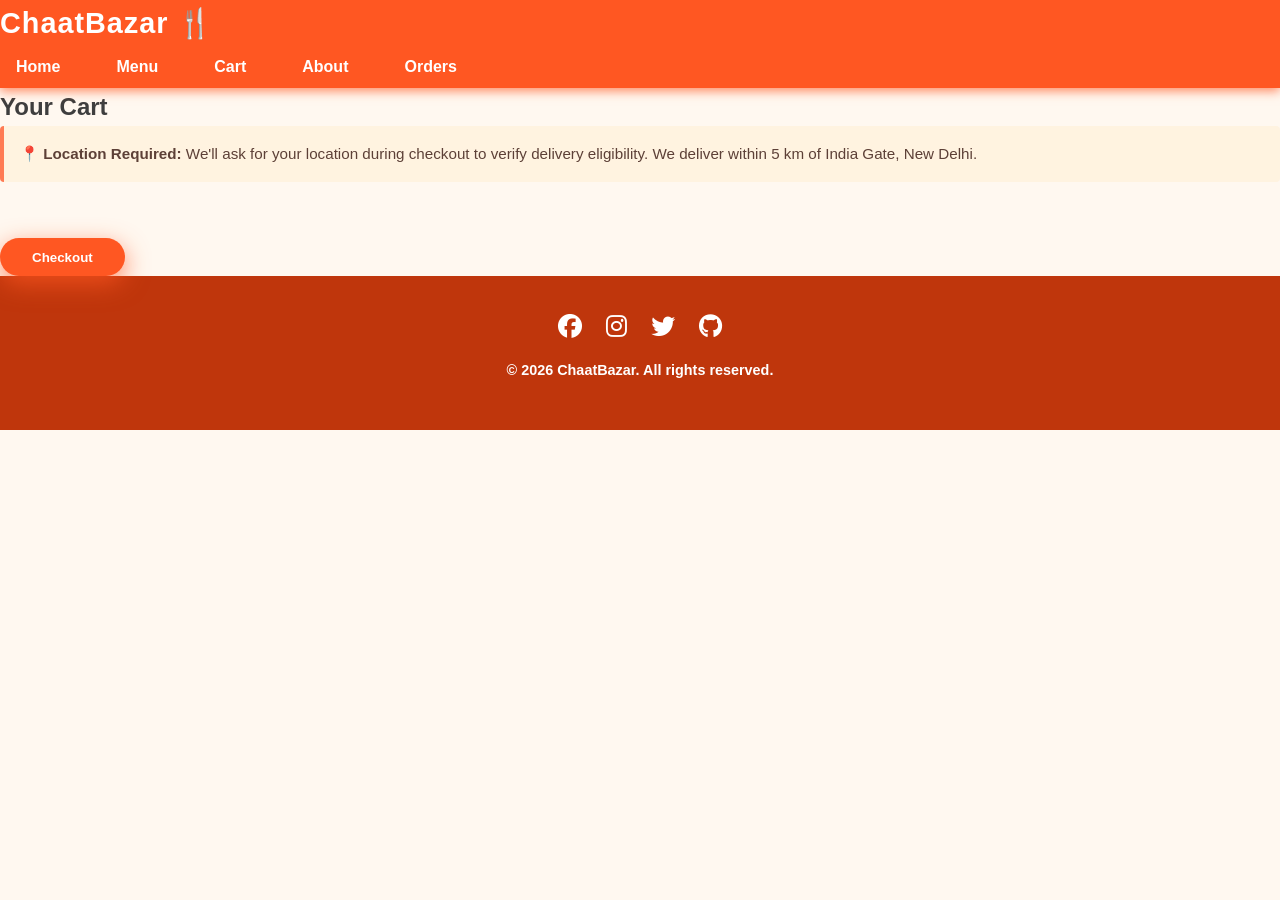
<file: cart.html>
<!DOCTYPE html>
<html lang="en">
<head>
  <meta charset="UTF-8">
  <meta name="viewport" content="width=device-width, initial-scale=1.0">
  <title>Cart - ChaatBazar</title>
  <link rel="stylesheet" href="https://cdnjs.cloudflare.com/ajax/libs/font-awesome/6.5.1/css/all.min.css" />
  <link rel="stylesheet" href="css/style.css">
  <link rel="stylesheet" href="css/delivery-tracker.css">
  <link rel="icon" href="favicon.png" type="image/png" />
</head>
<body>

<header>
  <div class="logo">ChaatBazar 🍴</div>
  <nav>
    <a href="index.html">Home</a>
    <a href="menu.html">Menu</a>
    <a href="cart.html">Cart</a>
    <a href="index.html#about">About</a>
    <a href="orders.html">Orders</a>
  </nav>
</header>

<section class="cart-page">
  <h1>Your Cart</h1>
  <div class="delivery-info" style="background:#fff3e0;border-left:4px solid #FF7B54;padding:1rem;margin-bottom:1.5rem;border-radius:4px;">
    <p style="margin:0;color:#5d4037;font-size:0.95rem;">
      <strong>📍 Location Required:</strong> We'll ask for your location during checkout to verify delivery eligibility. We deliver within 5 km of India Gate, New Delhi.
    </p>
  </div>
  <div id="cart-items"></div>
  <p id="total-price"></p>
  <button id="checkout-btn">Checkout</button>
</section>

<footer>
  <div class="social-icons">
    <a href="https://facebook.com" target="_blank" rel="noopener noreferrer" aria-label="Facebook"><i class="fa-brands fa-facebook"></i></a>
    <a href="https://instagram.com" target="_blank" rel="noopener noreferrer" aria-label="Instagram"><i class="fa-brands fa-instagram"></i></a>
    <a href="https://twitter.com" target="_blank" rel="noopener noreferrer" aria-label="Twitter"><i class="fa-brands fa-twitter"></i></a>
    <a href="https://github.com" target="_blank" rel="noopener noreferrer" aria-label="GitHub"><i class="fa-brands fa-github"></i></a>
  </div>
  <p>&copy; 2026 ChaatBazar. All rights reserved.</p>
</footer>

<div id="toast-notification" class="toast-notification"></div>
<script src="js/main.js"></script>
<script src="js/delivery-tracker.js"></script>
</body>
</html>
</file>
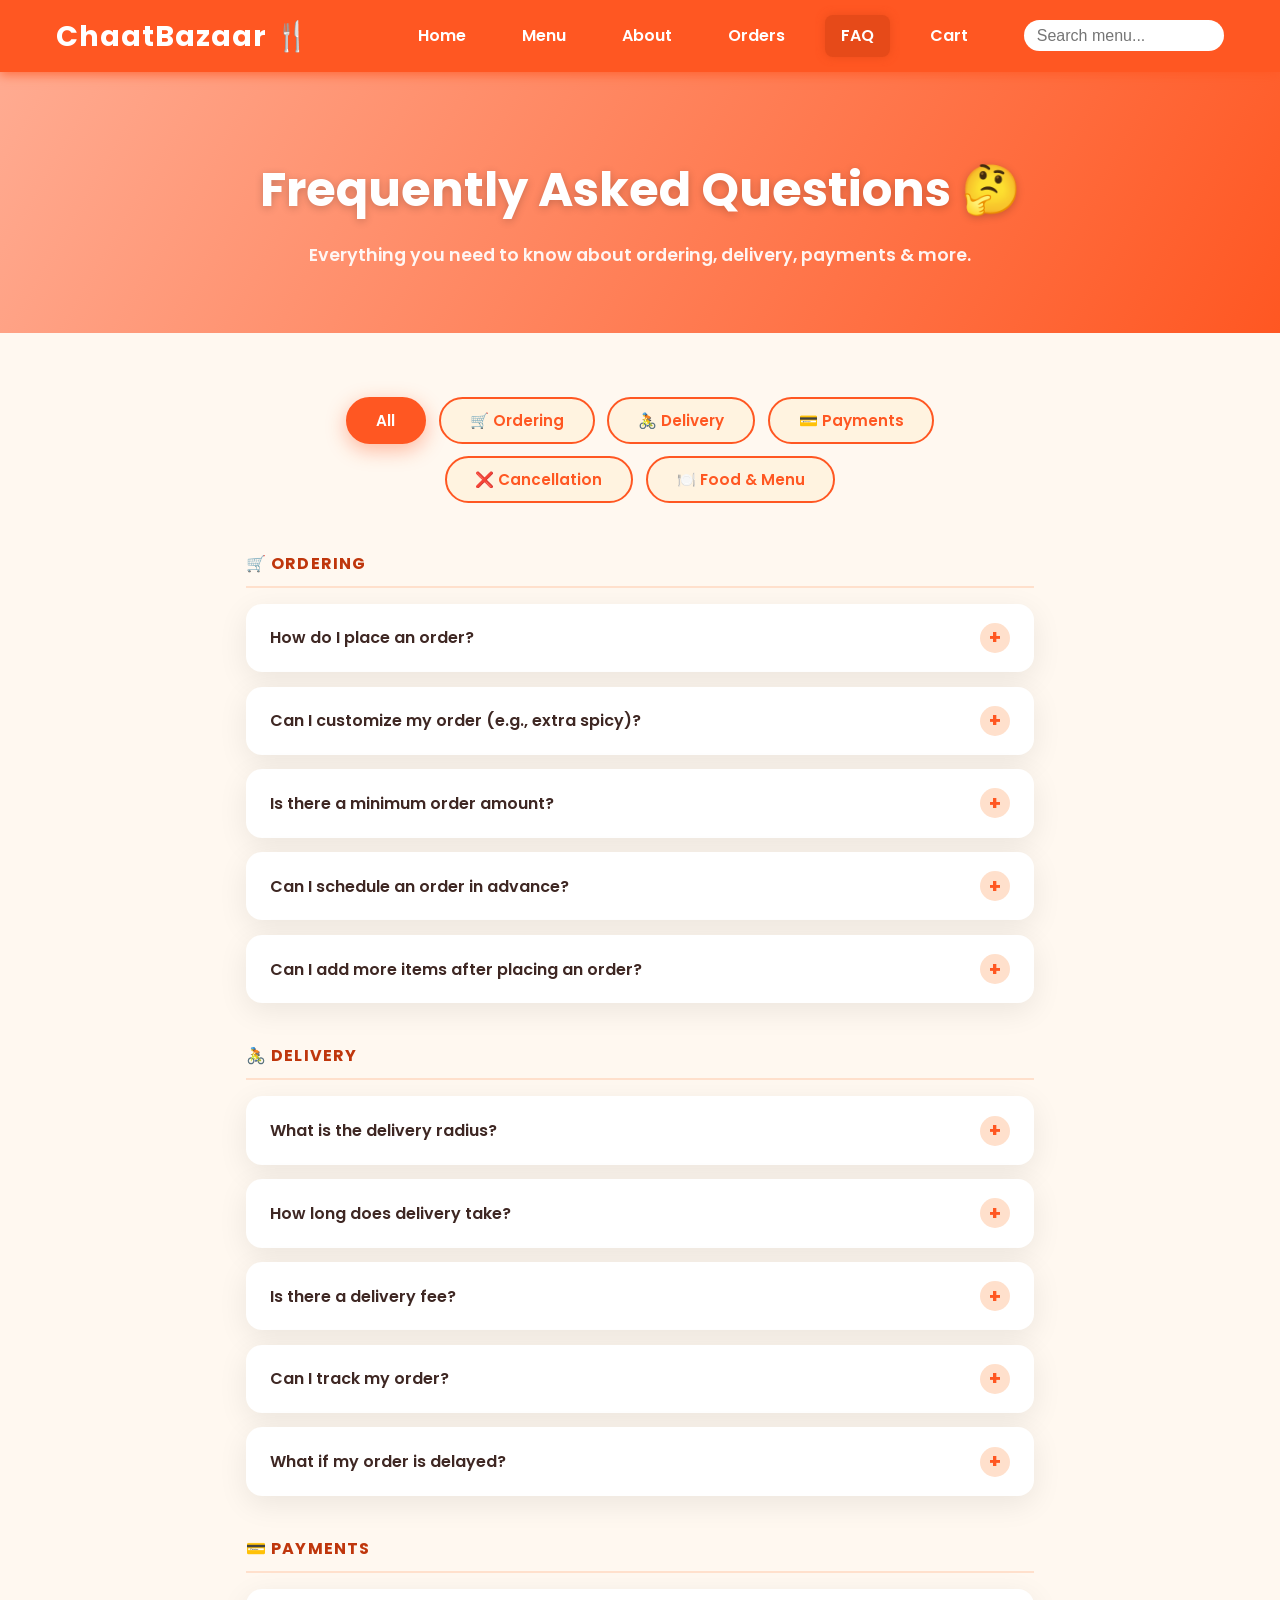
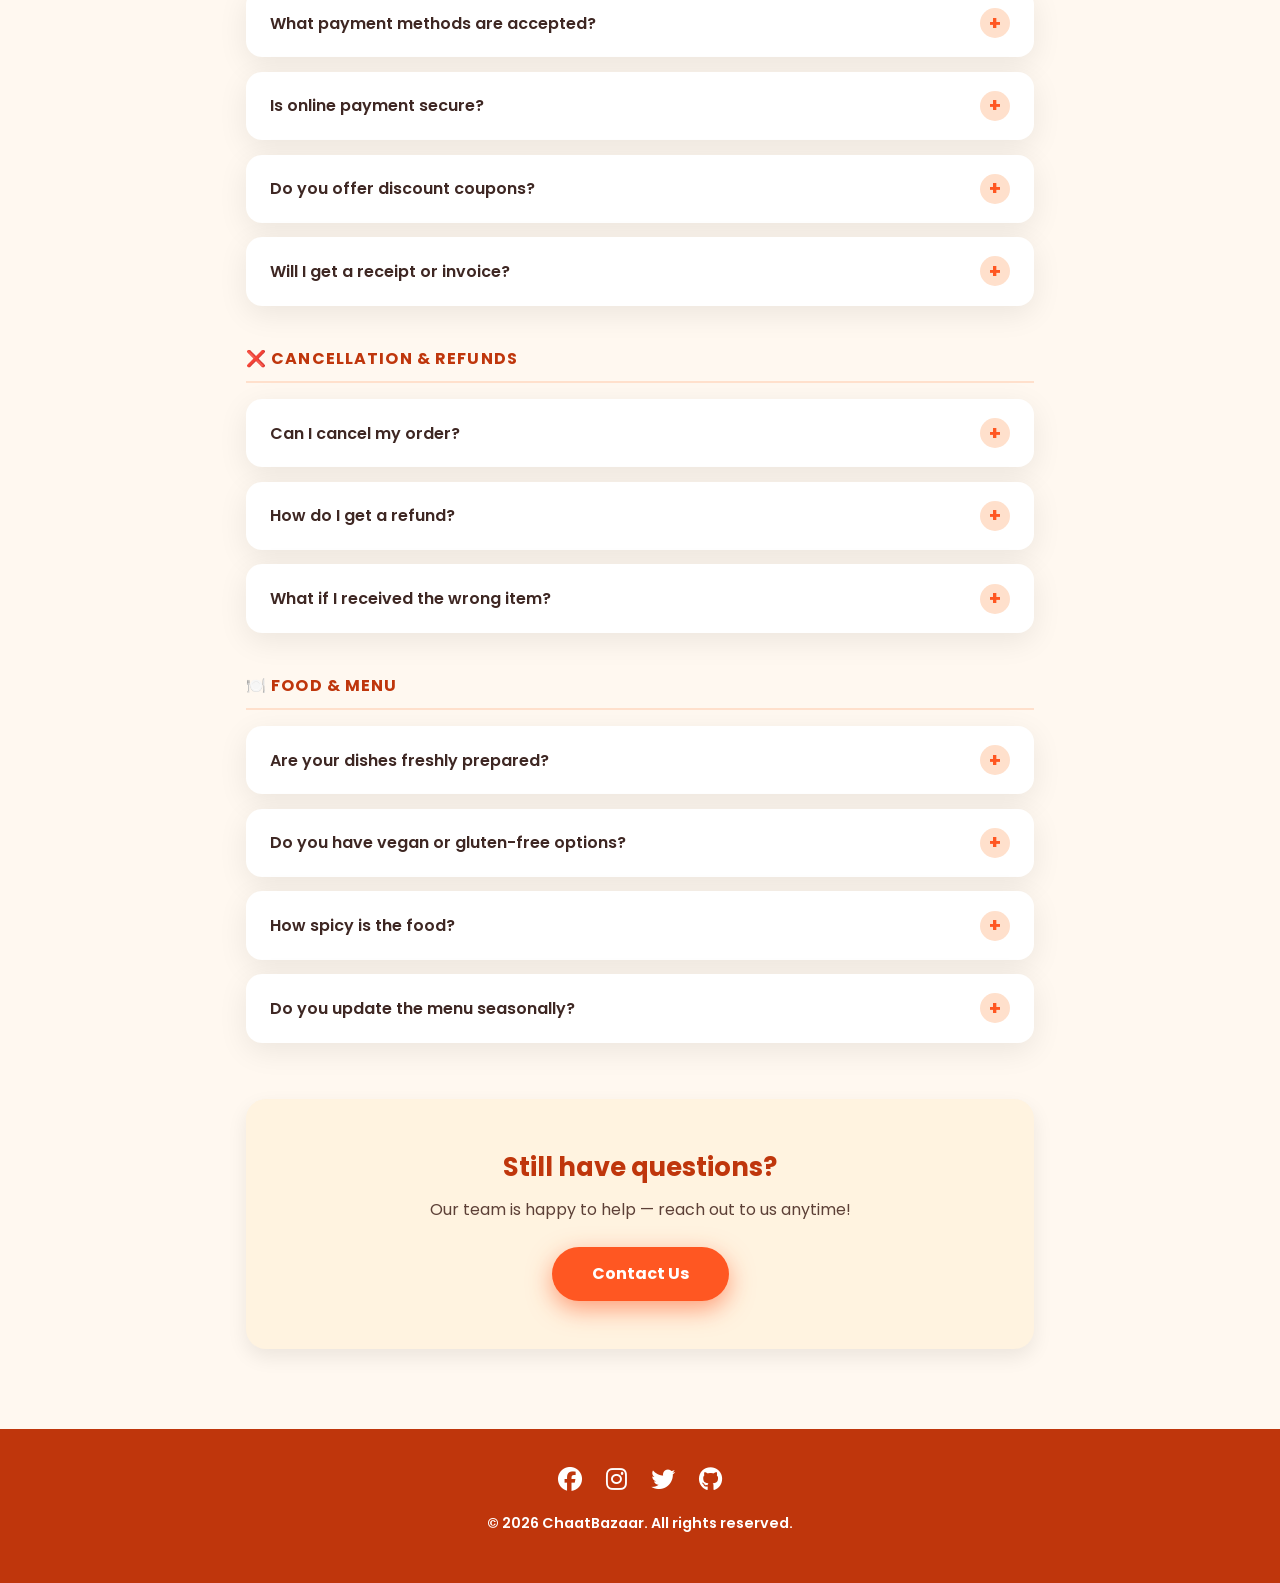
<file: faq.html>
<!DOCTYPE html>
<html lang="en">
<head>
  <meta charset="UTF-8" />
  <meta name="viewport" content="width=device-width, initial-scale=1" />
  <title>FAQ - ChaatBazaar</title>
  <meta name="description" content="Frequently asked questions about ChaatBazaar – ordering, delivery, payments, cancellation, and more." />

  <!-- Same fonts & icons as rest of site -->
  <link href="https://fonts.googleapis.com/css2?family=Poppins:wght@400;600;700&display=swap" rel="stylesheet" />
  <link rel="stylesheet" href="https://cdnjs.cloudflare.com/ajax/libs/font-awesome/6.5.1/css/all.min.css" />
  <link rel="stylesheet" href="css/style.css" />
  <link rel="icon" href="favicon.png" type="image/png" />

  <style>
    /* ── FAQ Hero (mirrors .hero gradient, same palette) ── */
    .faq-hero {
      background: linear-gradient(120deg, #ffab91, #ff5722);
      color: #fff;
      text-align: center;
      padding: 5rem 1rem 4rem;
    }
    .faq-hero h1 {
      font-size: clamp(2rem, 5vw, 3rem);
      font-weight: 700;
      margin-bottom: 0.8rem;
      text-shadow: 0 2px 8px rgba(0,0,0,0.2);
    }
    .faq-hero p {
      font-size: 1.1rem;
      font-weight: 600;
      opacity: 0.92;
      margin: 0;
    }

    /* ── Page wrapper ── */
    .faq-page {
      max-width: 820px;
      margin: 0 auto;
      padding: 4rem 1rem 5rem;
    }

    /* ── Category tabs (same pill style as .filter-btn) ── */
    .faq-tabs {
      display: flex;
      flex-wrap: wrap;
      gap: 0.8rem;
      justify-content: center;
      margin-bottom: 3rem;
    }
    .faq-tab {
      background: #fff3e0;
      border: 2px solid #ff5722;
      color: #ff5722;
      padding: 0.6rem 1.8rem;
      border-radius: 50px;
      font-weight: 600;
      font-size: 0.95rem;
      font-family: 'Poppins', sans-serif;
      cursor: pointer;
      transition: all 0.3s ease;
    }
    .faq-tab.active,
    .faq-tab:hover {
      background: #ff5722;
      color: #fff;
      box-shadow: 0 6px 20px rgba(255,87,34,0.4);
    }

    /* ── Category heading ── */
    .faq-category { margin-bottom: 2.5rem; }
    .faq-category-title {
      font-size: 1rem;
      font-weight: 700;
      color: #bf360c;
      text-transform: uppercase;
      letter-spacing: 0.07em;
      margin-bottom: 1rem;
      padding-bottom: 0.6rem;
      border-bottom: 2px solid #ffe0cc;
    }

    /* ── Accordion item (matches .card shadow/radius language) ── */
    .faq-item {
      background: #fff;
      border-radius: 16px;
      box-shadow: 0 8px 30px rgba(0,0,0,0.08);
      margin-bottom: 0.9rem;
      overflow: hidden;
      transition: box-shadow 0.3s ease, transform 0.3s ease;
    }
    .faq-item:hover {
      box-shadow: 0 12px 35px rgba(255,87,34,0.12);
      transform: translateY(-2px);
    }

    /* ── Question button ── */
    .faq-question {
      width: 100%;
      background: none;
      border: none;
      padding: 1.2rem 1.5rem;
      text-align: left;
      font-family: 'Poppins', sans-serif;
      font-size: 1rem;
      font-weight: 600;
      color: #3e2723;
      cursor: pointer;
      display: flex;
      justify-content: space-between;
      align-items: center;
      gap: 1rem;
      transition: background 0.2s ease;
    }
    .faq-question:hover { background: #fff8f5; }

    .faq-icon {
      flex-shrink: 0;
      width: 30px;
      height: 30px;
      border-radius: 50%;
      background: #ffe0cc;
      display: flex;
      align-items: center;
      justify-content: center;
      font-size: 1.2rem;
      color: #ff5722;
      font-weight: 700;
      transition: transform 0.35s ease, background 0.25s ease, color 0.25s ease;
    }
    .faq-item.open .faq-icon {
      transform: rotate(45deg);
      background: #ff5722;
      color: #fff;
    }

    /* ── Answer panel ── */
    .faq-answer {
      max-height: 0;
      overflow: hidden;
      padding: 0 1.5rem;
      transition: max-height 0.4s ease, padding 0.25s ease;
      font-size: 0.97rem;
      color: #5d4037;
      line-height: 1.75;
    }
    .faq-item.open .faq-answer {
      max-height: 500px;
      padding: 0 1.5rem 1.3rem;
    }

    /* ── CTA box (matches .team-member card feel) ── */
    .faq-cta {
      margin-top: 3.5rem;
      background: #fff3e0;
      border-radius: 20px;
      box-shadow: 0 8px 20px rgba(0,0,0,0.08);
      padding: 3rem 2rem;
      text-align: center;
    }
    .faq-cta h2 {
      font-size: 1.6rem;
      font-weight: 700;
      color: #bf360c;
      margin-bottom: 0.6rem;
    }
    .faq-cta p {
      color: #5d4037;
      margin-bottom: 1.5rem;
      font-size: 1rem;
    }
    .faq-cta a {
      display: inline-block;
      background: #ff5722;
      color: #fff;
      padding: 0.9rem 2.5rem;
      border-radius: 50px;
      font-weight: 700;
      font-size: 1rem;
      text-decoration: none;
      box-shadow: 0 8px 25px rgba(255,87,34,0.55);
      transition: background 0.3s ease, transform 0.2s ease;
    }
    .faq-cta a:hover {
      background: #e64a19;
      transform: translateY(-2px);
      box-shadow: 0 10px 30px rgba(230,74,25,0.7);
    }

    /* ── Responsive ── */
    @media (max-width: 600px) {
      .faq-tabs { gap: 0.5rem; }
      .faq-tab  { padding: 0.5rem 1.2rem; font-size: 0.88rem; }
      .faq-question { font-size: 0.93rem; padding: 1rem 1.1rem; }
      .faq-answer   { padding: 0 1.1rem; }
      .faq-item.open .faq-answer { padding: 0 1.1rem 1rem; }
    }
  </style>
</head>
<body>

<!-- ═══════════ HEADER (exact copy from orders.html) ═══════════ -->
<header>
  <div class="header-inner container" role="banner">
    <a href="index.html" class="logo" aria-label="ChaatBazaar Home">ChaatBazaar 🍴</a>
    <nav role="navigation" aria-label="Primary Navigation">
      <a href="index.html" class="nav-link">Home</a>
      <div class="dropdown" tabindex="0" aria-haspopup="true" aria-expanded="false">
        <a href="menu.html" class="dropdown-toggle nav-link">Menu</a>
        <div class="dropdown-menu" role="menu" aria-label="Menu Categories">
          <a href="menu.html" role="menuitem" tabindex="-1" onclick="filterCategory('All')">All</a>
          <a href="menu.html" role="menuitem" tabindex="-1" onclick="filterCategory('Snacks')">Snacks</a>
          <a href="menu.html" role="menuitem" tabindex="-1" onclick="filterCategory('Chaat')">Chaat</a>
          <a href="menu.html" role="menuitem" tabindex="-1" onclick="filterCategory('Beverages')">Beverages</a>
        </div>
      </div>
      <a href="index.html#about" class="nav-link">About</a>
      <a href="orders.html" class="nav-link">Orders</a>
      <a href="faq.html" class="nav-link active">FAQ</a>
      <a href="cart.html" class="nav-link">Cart</a>
      <div class="search-bar" role="search">
        <input type="search" placeholder="Search menu..." aria-label="Search menu" id="search-input" autocomplete="off" />
        <button aria-label="Search" id="search-btn"></button>
        <div class="search-suggestions" id="search-suggestions" style="display:none;"></div>
      </div>
    </nav>
  </div>
</header>

<!-- ═══════════ HERO ═══════════ -->
<section class="faq-hero" role="region" aria-label="FAQ Hero">
  <h1>Frequently Asked Questions 🤔</h1>
  <p>Everything you need to know about ordering, delivery, payments & more.</p>
</section>

<!-- ═══════════ FAQ CONTENT ═══════════ -->
<main class="faq-page">

  <!-- Category filter tabs -->
  <div class="faq-tabs" role="toolbar" aria-label="Filter FAQ categories">
    <button class="faq-tab active" data-filter="all">All</button>
    <button class="faq-tab" data-filter="ordering">🛒 Ordering</button>
    <button class="faq-tab" data-filter="delivery">🚴 Delivery</button>
    <button class="faq-tab" data-filter="payments">💳 Payments</button>
    <button class="faq-tab" data-filter="cancellation">❌ Cancellation</button>
    <button class="faq-tab" data-filter="food">🍽️ Food & Menu</button>
  </div>

  <!-- ── ORDERING ── -->
  <div class="faq-category" data-cat="ordering">
    <h2 class="faq-category-title">🛒 Ordering</h2>

    <div class="faq-item">
      <button class="faq-question">How do I place an order?<span class="faq-icon">+</span></button>
      <div class="faq-answer">Browse our menu, click <strong>Add</strong> on any item you love, then hit <strong>Checkout</strong> from the cart. Fill in your delivery details and confirm — hot street food is on its way!</div>
    </div>

    <div class="faq-item">
      <button class="faq-question">Can I customize my order (e.g., extra spicy)?<span class="faq-icon">+</span></button>
      <div class="faq-answer">Yes! Add a note in the <strong>Special Instructions</strong> field at checkout. Our chefs will do their best to accommodate your preferences.</div>
    </div>

    <div class="faq-item">
      <button class="faq-question">Is there a minimum order amount?<span class="faq-icon">+</span></button>
      <div class="faq-answer">Yes, the minimum order amount is <strong>₹50</strong>. This helps us ensure quality delivery service every time.</div>
    </div>

    <div class="faq-item">
      <button class="faq-question">Can I schedule an order in advance?<span class="faq-icon">+</span></button>
      <div class="faq-answer">Currently we only accept real-time orders. Scheduled ordering is coming soon — subscribe to our newsletter for updates!</div>
    </div>

    <div class="faq-item">
      <button class="faq-question">Can I add more items after placing an order?<span class="faq-icon">+</span></button>
      <div class="faq-answer">Once an order is placed and the kitchen starts preparing it, changes are not possible. You can always place a new order for additional items.</div>
    </div>
  </div>

  <!-- ── DELIVERY ── -->
  <div class="faq-category" data-cat="delivery">
    <h2 class="faq-category-title">🚴 Delivery</h2>

    <div class="faq-item">
      <button class="faq-question">What is the delivery radius?<span class="faq-icon">+</span></button>
      <div class="faq-answer">We deliver within a <strong>5 km radius</strong> of our kitchen. Enter your pincode at checkout to check if your area is covered.</div>
    </div>

    <div class="faq-item">
      <button class="faq-question">How long does delivery take?<span class="faq-icon">+</span></button>
      <div class="faq-answer">Most orders arrive in <strong>20–35 minutes</strong>. This may vary based on distance, traffic, and order volume during peak hours.</div>
    </div>

    <div class="faq-item">
      <button class="faq-question">Is there a delivery fee?<span class="faq-icon">+</span></button>
      <div class="faq-answer">Delivery is <strong>FREE</strong> for orders above ₹150. A small fee of <strong>₹20</strong> applies for orders below ₹150.</div>
    </div>

    <div class="faq-item">
      <button class="faq-question">Can I track my order?<span class="faq-icon">+</span></button>
      <div class="faq-answer">Yes! Once confirmed, visit the <a href="orders.html" style="color:#ff5722;font-weight:600;">Orders page</a> for live status: <em>Placed → Preparing → Out for Delivery → Delivered</em>.</div>
    </div>

    <div class="faq-item">
      <button class="faq-question">What if my order is delayed?<span class="faq-icon">+</span></button>
      <div class="faq-answer">If your order exceeds the estimated time by more than 15 minutes, please contact us via the Contact form. We'll update you immediately and may offer a discount on your next order.</div>
    </div>
  </div>

  <!-- ── PAYMENTS ── -->
  <div class="faq-category" data-cat="payments">
    <h2 class="faq-category-title">💳 Payments</h2>

    <div class="faq-item">
      <button class="faq-question">What payment methods are accepted?<span class="faq-icon">+</span></button>
      <div class="faq-answer">We accept <strong>UPI</strong> (GPay, PhonePe, Paytm), credit/debit cards, net banking, and <strong>Cash on Delivery (COD)</strong>. More options are coming soon!</div>
    </div>

    <div class="faq-item">
      <button class="faq-question">Is online payment secure?<span class="faq-icon">+</span></button>
      <div class="faq-answer">Absolutely. All transactions are SSL-encrypted and processed through trusted payment gateways. We never store your card details.</div>
    </div>

    <div class="faq-item">
      <button class="faq-question">Do you offer discount coupons?<span class="faq-icon">+</span></button>
      <div class="faq-answer">Yes! Use code <strong>FIRST20</strong> for 20% off your first order, or <strong>CHAAT10</strong> for 10% off any order above ₹100. Subscribe to our newsletter for more exclusive deals.</div>
    </div>

    <div class="faq-item">
      <button class="faq-question">Will I get a receipt or invoice?<span class="faq-icon">+</span></button>
      <div class="faq-answer">A digital receipt is emailed after every successful order. You can also find your full order history on the <a href="orders.html" style="color:#ff5722;font-weight:600;">Orders page</a>.</div>
    </div>
  </div>

  <!-- ── CANCELLATION ── -->
  <div class="faq-category" data-cat="cancellation">
    <h2 class="faq-category-title">❌ Cancellation & Refunds</h2>

    <div class="faq-item">
      <button class="faq-question">Can I cancel my order?<span class="faq-icon">+</span></button>
      <div class="faq-answer">You can cancel within <strong>2 minutes</strong> of placing the order. Once the kitchen begins preparing your food, cancellations are not possible.</div>
    </div>

    <div class="faq-item">
      <button class="faq-question">How do I get a refund?<span class="faq-icon">+</span></button>
      <div class="faq-answer">Refunds for eligible cancellations or wrong/missing items are processed within <strong>3–5 business days</strong> to your original payment method.</div>
    </div>

    <div class="faq-item">
      <button class="faq-question">What if I received the wrong item?<span class="faq-icon">+</span></button>
      <div class="faq-answer">We're sorry! Contact us within <strong>30 minutes</strong> of delivery with a photo. We'll either redeliver the correct item or issue a full refund.</div>
    </div>
  </div>

  <!-- ── FOOD & MENU ── -->
  <div class="faq-category" data-cat="food">
    <h2 class="faq-category-title">🍽️ Food & Menu</h2>

    <div class="faq-item">
      <button class="faq-question">Are your dishes freshly prepared?<span class="faq-icon">+</span></button>
      <div class="faq-answer">Yes! Every item is prepared fresh <strong>after your order is placed</strong>. We never use pre-packaged or frozen food.</div>
    </div>

    <div class="faq-item">
      <button class="faq-question">Do you have vegan or gluten-free options?<span class="faq-icon">+</span></button>
      <div class="faq-answer">Yes! Look for the <strong>🌱 Vegan</strong> and <strong>🌾 Gluten-Free</strong> badges on menu cards, or use the dietary filter on the <a href="menu.html" style="color:#ff5722;font-weight:600;">Menu page</a>.</div>
    </div>

    <div class="faq-item">
      <button class="faq-question">How spicy is the food?<span class="faq-icon">+</span></button>
      <div class="faq-answer">Each item shows a spice indicator (🌶️ Low / 🌶️🌶️ Medium / 🌶️🌶️🌶️ High). Use the Spice Level filter on the Menu page to find dishes matching your preference.</div>
    </div>

    <div class="faq-item">
      <button class="faq-question">Do you update the menu seasonally?<span class="faq-icon">+</span></button>
      <div class="faq-answer">Yes! We refresh our specials regularly based on seasonal ingredients and festive occasions. Check the <strong>Today's Specials</strong> section on the homepage for the latest additions.</div>
    </div>
  </div>

  <!-- ── Still have questions CTA ── -->
  <div class="faq-cta" role="complementary" aria-label="Contact us">
    <h2>Still have questions?</h2>
    <p>Our team is happy to help — reach out to us anytime!</p>
    <a href="index.html#about">Contact Us</a>
  </div>

</main>

<!-- ═══════════ FOOTER (exact match) ═══════════ -->
<footer>
  <div class="social-icons">
    <a href="https://facebook.com" target="_blank" rel="noopener noreferrer" aria-label="Facebook"><i class="fa-brands fa-facebook"></i></a>
    <a href="https://instagram.com" target="_blank" rel="noopener noreferrer" aria-label="Instagram"><i class="fa-brands fa-instagram"></i></a>
    <a href="https://twitter.com" target="_blank" rel="noopener noreferrer" aria-label="Twitter"><i class="fa-brands fa-twitter"></i></a>
    <a href="https://github.com" target="_blank" rel="noopener noreferrer" aria-label="GitHub"><i class="fa-brands fa-github"></i></a>
  </div>
  <p>&copy; 2026 ChaatBazaar. All rights reserved.</p>
</footer>

<script src="js/main.js"></script>
<script>
  // ── Accordion ──
  document.querySelectorAll('.faq-question').forEach(btn => {
    btn.addEventListener('click', () => {
      const item = btn.closest('.faq-item');
      const isOpen = item.classList.contains('open');
      document.querySelectorAll('.faq-item.open').forEach(el => el.classList.remove('open'));
      if (!isOpen) item.classList.add('open');
    });
  });

  // ── Category tab filter ──
  document.querySelectorAll('.faq-tab').forEach(tab => {
    tab.addEventListener('click', () => {
      document.querySelectorAll('.faq-tab').forEach(t => t.classList.remove('active'));
      tab.classList.add('active');

      const filter = tab.dataset.filter;
      document.querySelectorAll('.faq-category').forEach(cat => {
        cat.style.display = (filter === 'all' || cat.dataset.cat === filter) ? 'block' : 'none';
      });

      // Close open items when switching category
      document.querySelectorAll('.faq-item.open').forEach(el => el.classList.remove('open'));
    });
  });
</script>
</body>
</html>
</file>
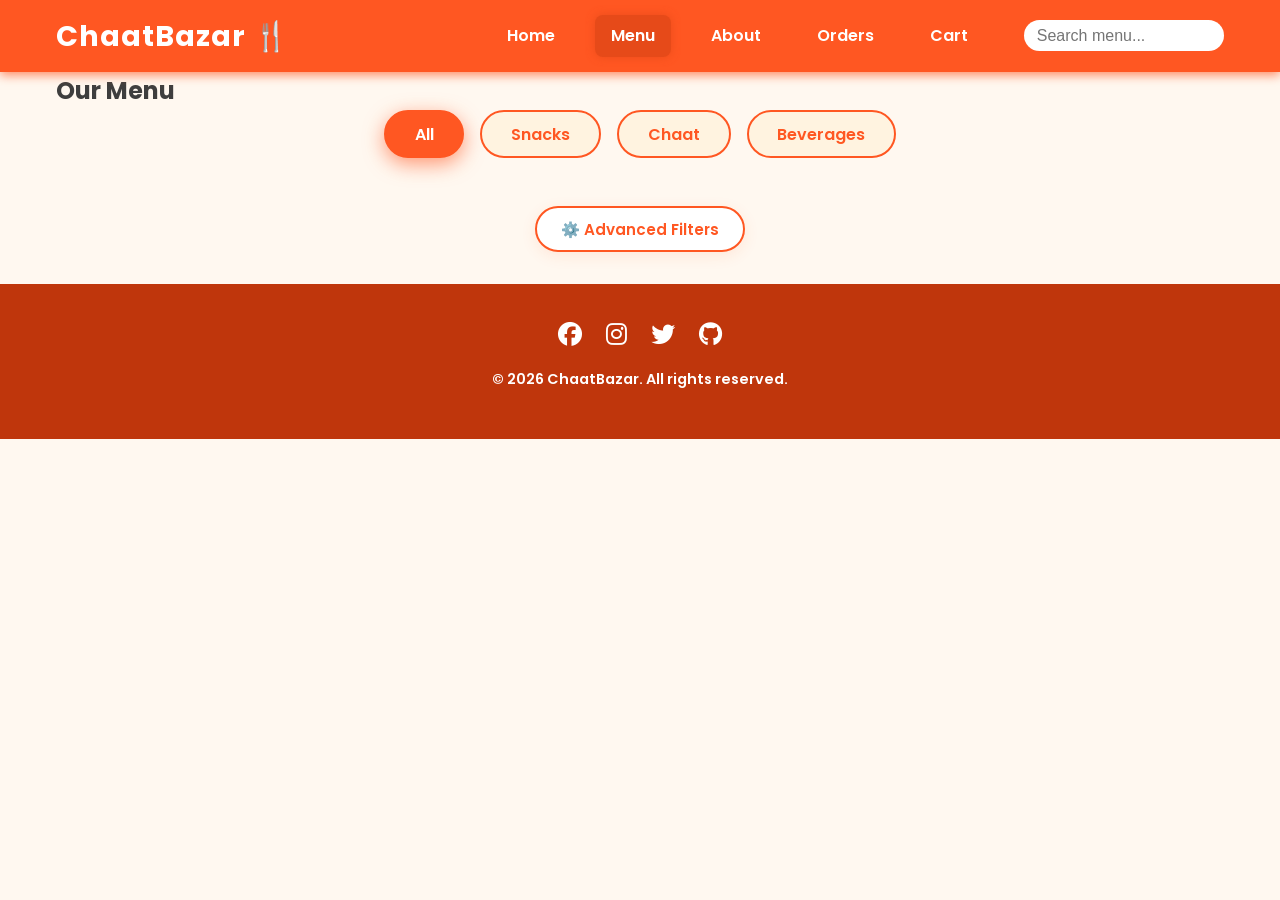
<file: menu.html>
<!DOCTYPE html>
<html lang="en">
<head>
  <meta charset="UTF-8">
  <meta name="viewport" content="width=device-width, initial-scale=1.0">
  <title>Menu - ChaatBazar</title>
  
  <!-- Google Fonts -->
  <link href="https://fonts.googleapis.com/css2?family=Poppins:wght@400;600;700&display=swap" rel="stylesheet" />
  <link rel="stylesheet" href="https://cdnjs.cloudflare.com/ajax/libs/font-awesome/6.5.1/css/all.min.css" />
  <link rel="stylesheet" href="css/style.css">
  <link rel="icon" href="favicon.png" type="image/png" />
</head>
<body>

<header>
  <div class="header-inner container" role="banner">
    <a href="index.html" class="logo" aria-label="ChaatBazar Home">ChaatBazar 🍴</a>
    <nav role="navigation" aria-label="Primary Navigation">
      <a href="index.html" class="nav-link">Home</a>
      <div class="dropdown" tabindex="0" aria-haspopup="true" aria-expanded="false">
        <a href="menu.html" class="dropdown-toggle nav-link active">Menu</a>
        <div class="dropdown-menu" role="menu" aria-label="Menu Categories">
          <a href="menu.html" role="menuitem" tabindex="-1" onclick="filterCategory('All')">All</a>
          <a href="menu.html" role="menuitem" tabindex="-1" onclick="filterCategory('Snacks')">Snacks</a>
          <a href="menu.html" role="menuitem" tabindex="-1" onclick="filterCategory('Chaat')">Chaat</a>
          <a href="menu.html" role="menuitem" tabindex="-1" onclick="filterCategory('Beverages')">Beverages</a>
        </div>
      </div>
      <a href="index.html#about" class="nav-link">About</a>
      <a href="orders.html" class="nav-link">Orders</a>
      <a href="cart.html" class="nav-link">Cart</a>
      <div class="search-bar" role="search">
        <input type="search" placeholder="Search menu..." aria-label="Search menu" id="search-input" autocomplete="off" />
        <button aria-label="Search" id="search-btn"></button>
        <div class="search-suggestions" id="search-suggestions" style="display: none;"></div>
      </div>
    </nav>
  </div>
</header>

<section class="menu-page container">
  <h1>Our Menu</h1>

  <!-- Recently Viewed Section -->
  <section id="recently-viewed" class="recently-viewed" role="region" aria-label="Recently Viewed Items" style="display: none;">
    <h2 class="section-title">Recently Viewed</h2>
    <div class="cards" id="recently-viewed-cards">
      <!-- Recently viewed cards will be injected here -->
    </div>
  </section>

  <div class="filter-buttons" role="toolbar" aria-label="Filter menu categories">
    <button class="filter-btn active" data-filter="All" aria-pressed="true">All</button>
    <button class="filter-btn" data-filter="Snacks" aria-pressed="false">Snacks</button>
    <button class="filter-btn" data-filter="Chaat" aria-pressed="false">Chaat</button>
    <button class="filter-btn" data-filter="Beverages" aria-pressed="false">Beverages</button>
  </div>

  <div class="filter-toggle-container">
    <button class="btn-filter-toggle" id="filter-toggle-btn" aria-expanded="false" aria-controls="advanced-filters">
      <span>⚙️ Advanced Filters</span>
    </button>
  </div>

  <div class="advanced-filters" id="advanced-filters" style="display: none;">
    <div class="filter-grid">
      <!-- Price Range Slider -->
      <div class="filter-group">
        <label for="price-range-slider">Max Price: <span id="price-slider-val">₹100</span></label>
        <input type="range" id="price-range-slider" min="10" max="100" step="5" value="100" aria-valuemin="10" aria-valuemax="100" aria-valuenow="100" />
      </div>

      <!-- Spice Level Selector -->
      <div class="filter-group">
        <label for="spice-level-select">Spice Level</label>
        <select id="spice-level-select">
          <option value="All">All Spice Levels</option>
          <option value="Low">🌶️ Low</option>
          <option value="Medium">🌶️🌶️ Medium</option>
          <option value="High">🌶️🌶️🌶️ High</option>
        </select>
      </div>

      <!-- Rating Selector -->
      <div class="filter-group">
        <label for="rating-select">Minimum Rating</label>
        <select id="rating-select">
          <option value="All">All Ratings</option>
          <option value="4.6">⭐ 4.6+ Stars</option>
          <option value="4.8">⭐⭐ 4.8+ Stars</option>
          <option value="4.9">⭐⭐⭐ 4.9+ Stars</option>
        </select>
      </div>

      <!-- Dietary Preferences -->
      <div class="filter-group dietary-group">
        <label>Dietary Preferences</label>
        <div class="checkbox-container">
          <label class="custom-checkbox">
            <input type="checkbox" id="dietary-vegan" />
            <span class="checkbox-label">🌱 Vegan</span>
          </label>
          <label class="custom-checkbox">
            <input type="checkbox" id="dietary-gf" />
            <span class="checkbox-label">🌾 Gluten-Free</span>
          </label>
        </div>
      </div>
    </div>
    
    <!-- Reset Filters Button -->
    <div class="filter-actions">
      <button class="btn-reset-filters" id="reset-filters-btn">Reset All Filters</button>
    </div>
  </div>

  <div class="menu-container" id="menu-container" aria-live="polite" aria-relevant="additions removals">
    <!-- JS will dynamically load items -->
  </div>
</section>

<footer>
  <div class="social-icons">
    <a href="https://facebook.com" target="_blank" rel="noopener noreferrer" aria-label="Facebook"><i class="fa-brands fa-facebook"></i></a>
    <a href="https://instagram.com" target="_blank" rel="noopener noreferrer" aria-label="Instagram"><i class="fa-brands fa-instagram"></i></a>
    <a href="https://twitter.com" target="_blank" rel="noopener noreferrer" aria-label="Twitter"><i class="fa-brands fa-twitter"></i></a>
    <a href="https://github.com" target="_blank" rel="noopener noreferrer" aria-label="GitHub"><i class="fa-brands fa-github"></i></a>
  </div>
  <p>&copy; 2026 ChaatBazar. All rights reserved.</p>
</footer>

<div id="toast-notification" class="toast-notification"></div>
<script src="js/main.js"></script>
</body>
</html>
</file>
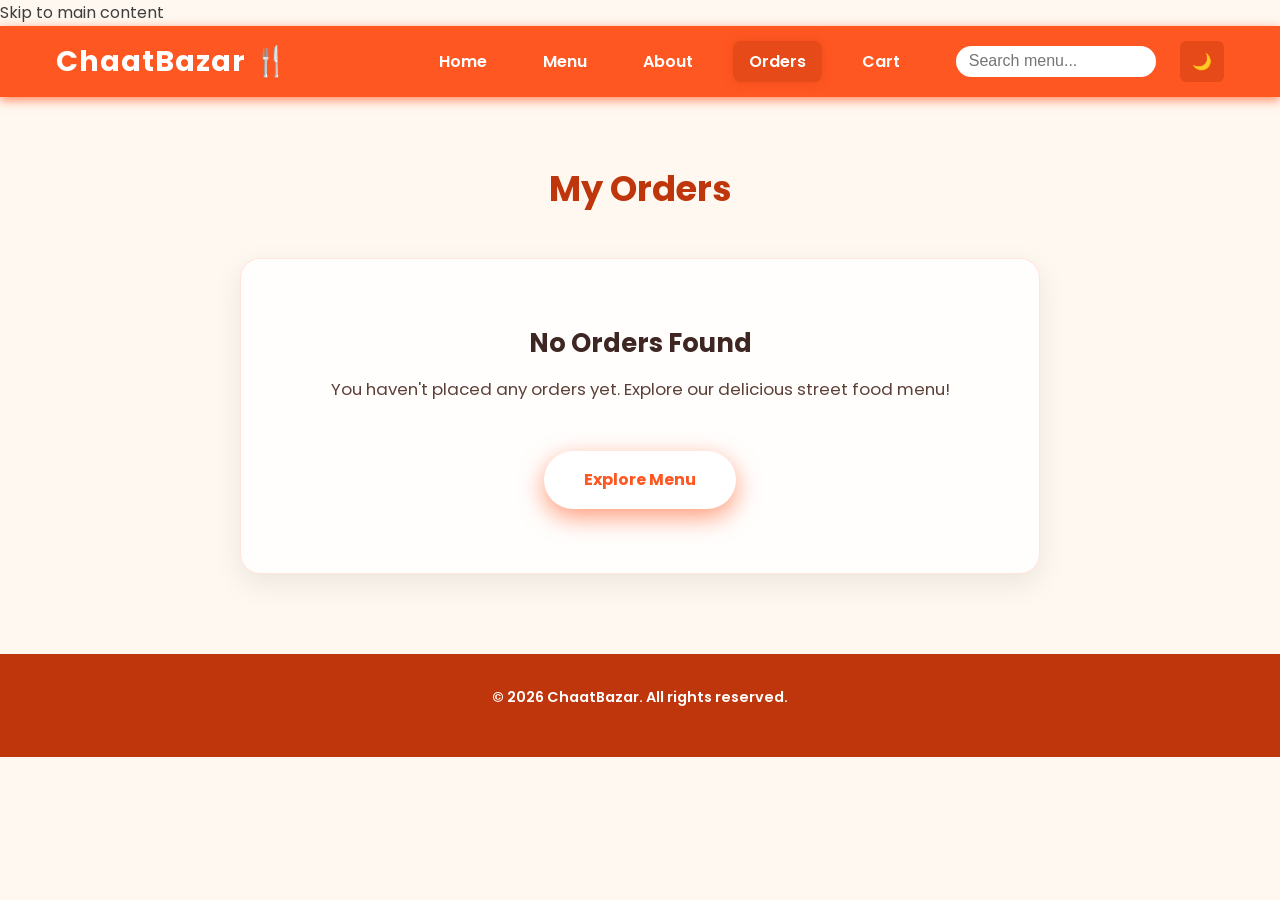
<file: orders.html>
<!DOCTYPE html>
<html lang="en">
<head>
  <meta charset="UTF-8">
  <meta name="viewport" content="width=device-width, initial-scale=1.0">
  <title>My Orders - ChaatBazar</title>
  
  <!-- Google Fonts -->
  <link href="https://fonts.googleapis.com/css2?family=Poppins:wght@400;600;700&display=swap" rel="stylesheet" />
  <link rel="stylesheet" href="css/style.css">
  <link rel="icon" href="favicon.png" type="image/png" />
</head>
<body>

<header>
  <div class="header-inner container" role="banner">
    <a href="index.html" class="logo" aria-label="ChaatBazar Home">ChaatBazar 🍴</a>
    <nav role="navigation" aria-label="Primary Navigation">
      <a href="index.html" class="nav-link">Home</a>
      <div class="dropdown" tabindex="0" aria-haspopup="true" aria-expanded="false">
        <a href="menu.html" class="dropdown-toggle nav-link">Menu</a>
        <div class="dropdown-menu" role="menu" aria-label="Menu Categories">
          <a href="menu.html" role="menuitem" tabindex="-1" onclick="filterCategory('All')">All</a>
          <a href="menu.html" role="menuitem" tabindex="-1" onclick="filterCategory('Snacks')">Snacks</a>
          <a href="menu.html" role="menuitem" tabindex="-1" onclick="filterCategory('Chaat')">Chaat</a>
          <a href="menu.html" role="menuitem" tabindex="-1" onclick="filterCategory('Beverages')">Beverages</a>
        </div>
      </div>
      <a href="index.html#about" class="nav-link">About</a>
      <a href="orders.html" class="nav-link active">Orders</a>
      <a href="cart.html" class="nav-link">Cart</a>
      <div class="search-bar" role="search">
        <input type="search" placeholder="Search menu..." aria-label="Search menu" id="search-input" autocomplete="off" />
        <button aria-label="Search" id="search-btn"></button>
        <div class="search-suggestions" id="search-suggestions" style="display: none;"></div>
      </div>
      <button id="theme-toggle" class="theme-toggle">🌙</button>
    </nav>
  </div>
</header>

<section class="orders-page container">
  <h1>My Orders</h1>
  
  <div class="orders-container" id="orders-container" aria-live="polite">
    <!-- Active and historical orders will be rendered here dynamically -->
  </div>
</section>

<footer>
  <p>&copy; 2026 ChaatBazar. All rights reserved.</p>
</footer>

<script src="js/accessibility.js"></script>
<script src="js/sanitization.js"></script>
<script src="js/cart-manager.js"></script>
<script src="js/geolocation.js"></script>
<script src="js/main.js"></script>
</body>
</html>
</file>
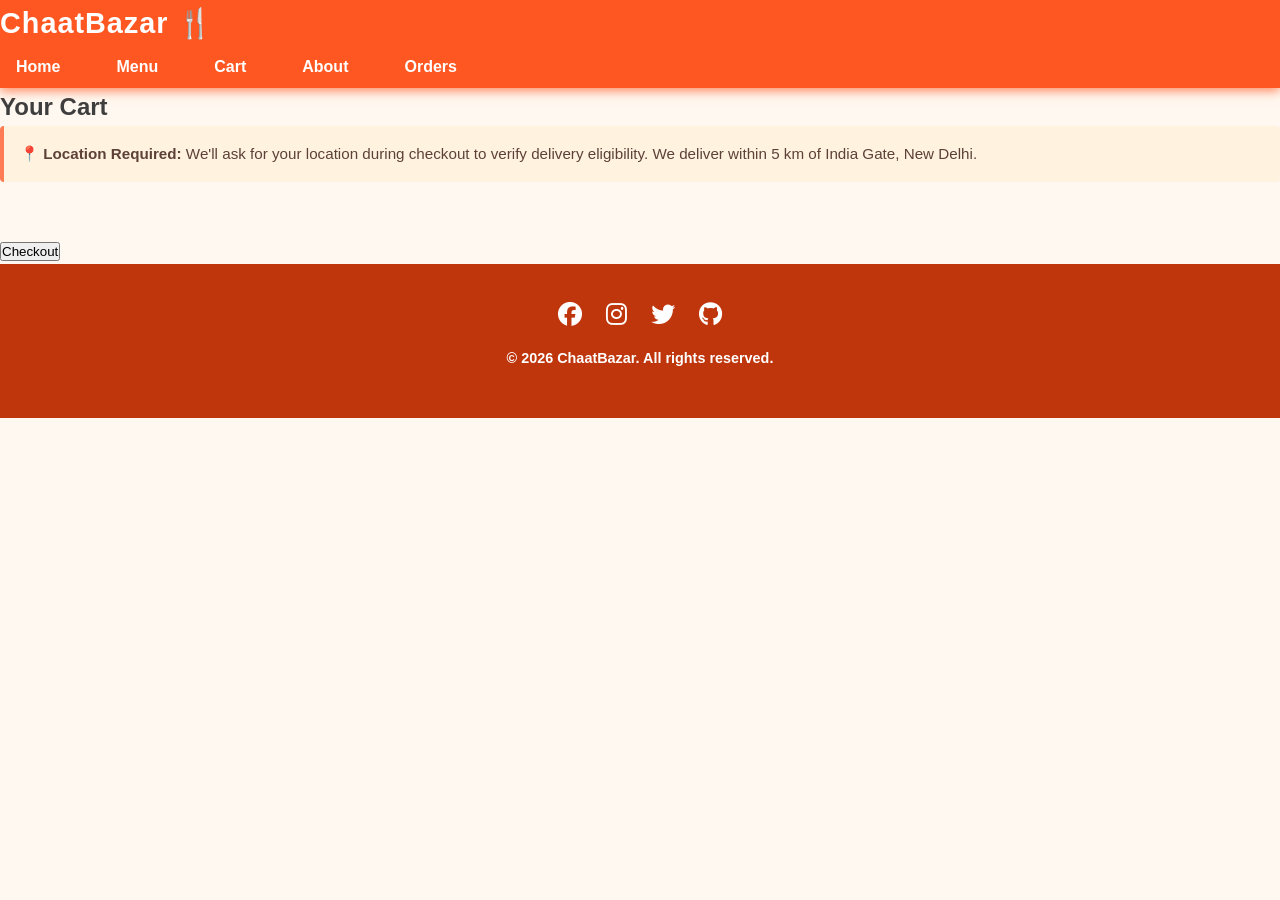
<file: src/pages/cart.html>
<!DOCTYPE html>
<html lang="en">
<head>
  <meta charset="UTF-8">
  <meta name="viewport" content="width=device-width, initial-scale=1.0">
  <title>Cart - ChaatBazar</title>
  <link rel="stylesheet" href="https://cdnjs.cloudflare.com/ajax/libs/font-awesome/6.5.1/css/all.min.css" />
  <link rel="stylesheet" href="../styles/style.css">
  <link rel="icon" href="../../public/favicon.png" type="image/png" />
</head>
<body>

<header>
  <div class="logo">ChaatBazar 🍴</div>
  <nav>
    <a href="index.html">Home</a>
    <a href="menu.html">Menu</a>
    <a href="cart.html">Cart</a>
    <a href="index.html#about">About</a>
    <a href="orders.html">Orders</a>
  </nav>
</header>

<section class="cart-page">
  <h1>Your Cart</h1>
  <div class="delivery-info" style="background:#fff3e0;border-left:4px solid #FF7B54;padding:1rem;margin-bottom:1.5rem;border-radius:4px;">
    <p style="margin:0;color:#5d4037;font-size:0.95rem;">
      <strong>📍 Location Required:</strong> We'll ask for your location during checkout to verify delivery eligibility. We deliver within 5 km of India Gate, New Delhi.
    </p>
  </div>
  <div id="cart-items"></div>
  <p id="total-price"></p>
  <button onclick="checkout()">Checkout</button>
</section>

<footer>
  <div class="social-icons">
    <a href="https://facebook.com" target="_blank" rel="noopener noreferrer" aria-label="Facebook"><i class="fa-brands fa-facebook"></i></a>
    <a href="https://instagram.com" target="_blank" rel="noopener noreferrer" aria-label="Instagram"><i class="fa-brands fa-instagram"></i></a>
    <a href="https://twitter.com" target="_blank" rel="noopener noreferrer" aria-label="Twitter"><i class="fa-brands fa-twitter"></i></a>
    <a href="https://github.com" target="_blank" rel="noopener noreferrer" aria-label="GitHub"><i class="fa-brands fa-github"></i></a>
  </div>
  <p>&copy; 2026 ChaatBazar. All rights reserved.</p>
</footer>

<script src="../scripts/accessibility.js"></script>
<script src="../scripts/modules/geolocation.js"></script>
<script src="../scripts/main.js"></script>
</body>
</html>
</file>
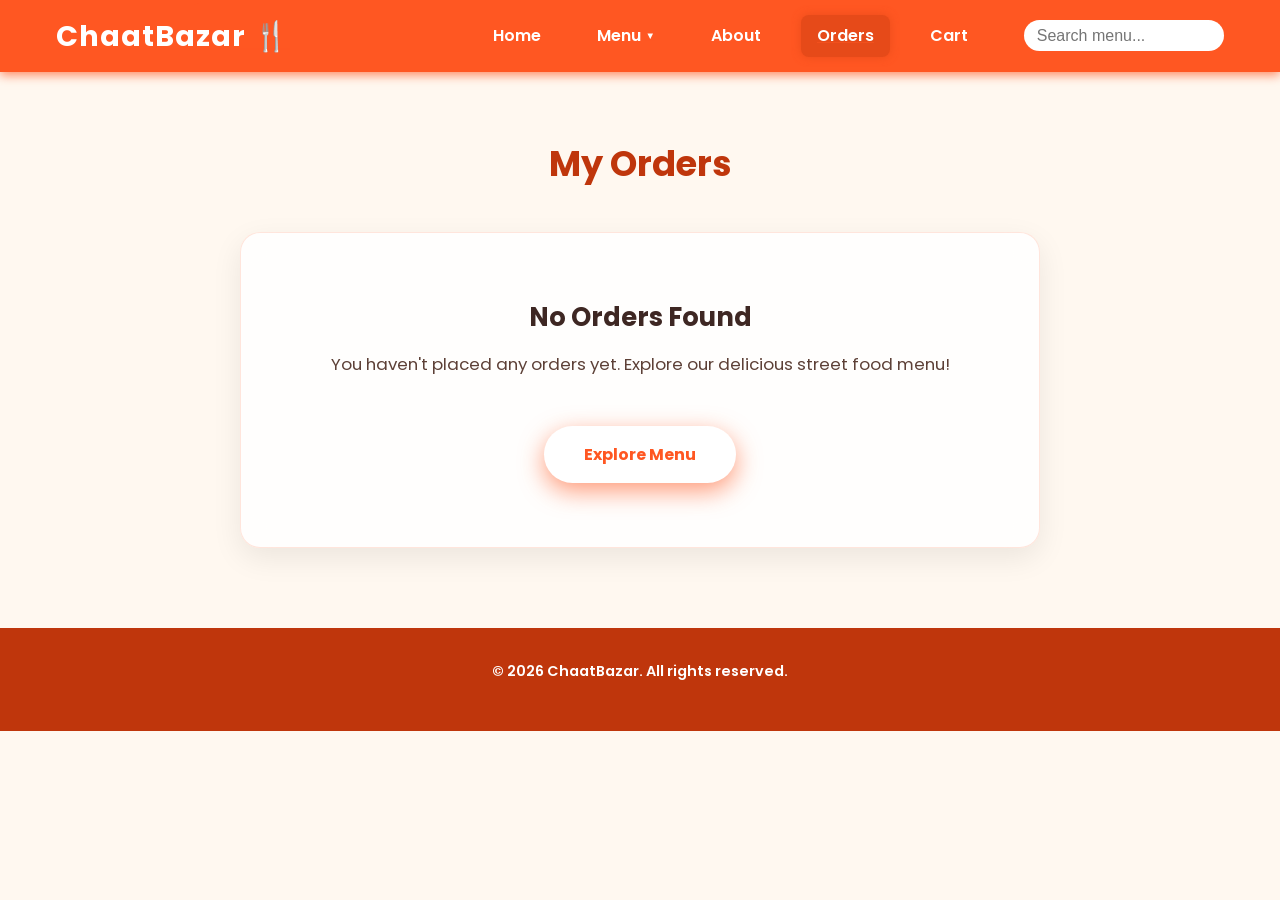
<file: src/pages/orders.html>
<!DOCTYPE html>
<html lang="en">
<head>
  <meta charset="UTF-8">
  <meta name="viewport" content="width=device-width, initial-scale=1.0">
  <title>My Orders - ChaatBazar</title>
  
  <!-- Google Fonts -->
  <link href="https://fonts.googleapis.com/css2?family=Poppins:wght@400;600;700&display=swap" rel="stylesheet" />
  <link rel="stylesheet" href="../styles/style.css">
  <link rel="icon" href="../../public/favicon.png" type="image/png" />
</head>
<body>

<header>
  <div class="header-inner container" role="banner">
    <a href="index.html" class="logo" aria-label="ChaatBazar Home">ChaatBazar 🍴</a>
    <nav role="navigation" aria-label="Primary Navigation">
      <a href="index.html" class="nav-link">Home</a>
      <div class="dropdown" tabindex="0" aria-haspopup="true" aria-expanded="false">
        <a href="menu.html" class="dropdown-toggle nav-link">Menu</a>
        <div class="dropdown-menu" role="menu" aria-label="Menu Categories">
          <a href="menu.html" role="menuitem" tabindex="-1" onclick="filterCategory('All')">All</a>
          <a href="menu.html" role="menuitem" tabindex="-1" onclick="filterCategory('Snacks')">Snacks</a>
          <a href="menu.html" role="menuitem" tabindex="-1" onclick="filterCategory('Chaat')">Chaat</a>
          <a href="menu.html" role="menuitem" tabindex="-1" onclick="filterCategory('Beverages')">Beverages</a>
        </div>
      </div>
      <a href="index.html#about" class="nav-link">About</a>
      <a href="orders.html" class="nav-link active">Orders</a>
      <a href="cart.html" class="nav-link">Cart</a>
      <div class="search-bar" role="search">
        <input type="search" placeholder="Search menu..." aria-label="Search menu" id="search-input" autocomplete="off" />
        <button aria-label="Search" id="search-btn"></button>
        <div class="search-suggestions" id="search-suggestions" style="display: none;"></div>
      </div>
    </nav>
  </div>
</header>

<section class="orders-page container">
  <h1>My Orders</h1>
  
  <div class="orders-container" id="orders-container" aria-live="polite">
    <!-- Active and historical orders will be rendered here dynamically -->
  </div>
</section>

<footer>
  <p>&copy; 2026 ChaatBazar. All rights reserved.</p>
</footer>

<script src="../scripts/accessibility.js"></script>
<script src="../scripts/modules/sanitization.js"></script>
<script src="../scripts/modules/cart-manager.js"></script>
<script src="../scripts/modules/geolocation.js"></script>
<script src="../scripts/main.js"></script>
</body>
</html>
</file>
<file: css/style.css>
* {
      margin: 0; padding: 0; box-sizing: border-box;
    }
    html {
      scroll-behavior: smooth;
    }
    body {
      font-family: 'Poppins', sans-serif;
      background: #fff8f0;
      color: #3e3e3e;
      line-height: 1.6;
      font-size: 16px;
      overflow-x: hidden;
    }
    a {
      text-decoration: none;
      color: inherit;
    }
    img {
      max-width: 100%;
      display: block;
      border-radius: 12px;
    }
    button {
      cursor: pointer;
      font-family: inherit;
    }

    /* ===== Container ===== */
    .container {
      max-width: 1200px;
      margin: 0 auto;
      padding: 0 1rem;
    }

    /* ===== Toast Notification ===== */

.toast-notification {
  position: fixed;
  top: 90px;
  left: 50%;
  transform: translateX(-50%) translateY(-20px);

  background: linear-gradient(135deg, #ff7a00, #ff9a3c);
  color: #fff;

  padding: 14px 24px;
  border-radius: 14px;

  font-size: 15px;
  font-weight: 600;

  min-width: 280px;
  text-align: center;

  box-shadow: 0 10px 25px rgba(0,0,0,0.18);

  opacity: 0;
  transition: all 0.35s ease;

  z-index: 9999;
  pointer-events: none;

  border: 1px solid rgba(255,255,255,0.2);
  backdrop-filter: blur(8px);
}

.toast-notification.show {
  opacity: 1;
  transform: translateX(-50%) translateY(0);
}

/* ===== Mobile Responsive ===== */

@media (max-width: 600px) {
  .toast-notification {
    width: calc(100% - 32px);
    min-width: unset;

    left: 16px;
    right: 16px;

    transform: translateY(-20px);

    font-size: 14px;
    padding: 12px 16px;
  }

  .toast-notification.show {
    transform: translateY(0);
  }
}

/* Cart Count Bounce */

.cart-bounce {
  animation: cartBounce 0.4s ease;
}

@keyframes cartBounce {
  0% {
    transform: scale(1);
  }

  50% {
    transform: scale(1.3);
  }

  100% {
    transform: scale(1);
  }
}

    /* ===== Header ===== */
    header {
      position: sticky;
      top: 0;
      z-index: 1000;
      background: #ff5722;
      box-shadow: 0 3px 10px rgb(255 87 34 / 0.7);
      user-select: none;
    }
    .header-inner {
      max-width: 1200px;
      margin: 0 auto;
      padding: 0.8rem 1rem;
      display: flex;
      align-items: center;
      justify-content: space-between;
    }
    .logo {
      font-weight: 700;
      font-size: 1.8rem;
      color: #fff;
      letter-spacing: 1px;
      user-select: none;
    }
    nav {
      display: flex;
      align-items: center;
      gap: 1.5rem;
      font-weight: 600;
    }
    nav a {
      color: white;
      padding: 0.5rem 1rem;
      border-radius: 8px;
      transition: background 0.3s ease;
    }
    nav a:hover,
    nav a.active {
      background: #e64a19;
      box-shadow: 0 0 8px rgb(230 74 25 / 0.8);
    }

    /* ===== Dropdown Nav ===== */
    .dropdown {
      position: relative;
    }
    .dropdown-toggle {
      display: flex;
      align-items: center;
      gap: 0.3rem;
      user-select: none;
    }
    .dropdown-toggle::after {
      content: "▼";
      font-size: 0.6rem;
      color: white;
    }
    .dropdown-menu {
      position: absolute;
      top: 2.8rem;
      left: 0;
      background: #ff5722;
      border-radius: 8px;
      min-width: 140px;
      box-shadow: 0 6px 20px rgb(0 0 0 / 0.3);
      opacity: 0;
      visibility: hidden;
      transform: translateY(10px);
      transition: all 0.3s ease;
      z-index: 10;
    }
    .dropdown-menu a {
      display: block;
      padding: 0.6rem 1rem;
      color: white;
      font-weight: 600;
      border-radius: 8px;
      transition: background 0.3s ease;
    }
    .dropdown-menu a:hover {
      background: #e64a19;
    }
    .dropdown:hover .dropdown-menu,
    .dropdown:focus-within .dropdown-menu {
      opacity: 1;
      visibility: visible;
      transform: translateY(0);
    }

    /* ===== Search Bar ===== */
    .search-bar {
      position: relative;
      margin-left: 1rem;
    }
    .search-bar input {
      padding: 0.4rem 1.8rem 0.4rem 0.8rem;
      border-radius: 20px;
      border: none;
      outline: none;
      font-size: 1rem;
      transition: box-shadow 0.3s ease;
      width: 200px;
    }
    .search-bar input:focus {
      box-shadow: 0 0 10px #ff5722;
    }
    .search-bar button {
      position: absolute;
      right: 6px;
      top: 50%;
      transform: translateY(-50%);
      border: none;
      background: transparent;
      color: #ff5722;
      font-size: 1.2rem;
      user-select: none;
    }

    /* ===== Hero Section ===== */
    .hero {
      background: linear-gradient(120deg, #ffab91, #ff5722);
      color: white;
      padding: 5rem 1rem 6rem;
      display: flex;
      justify-content: center;
      align-items: center;
      gap: 3rem;
      flex-wrap: wrap;
    }
    .hero-content {
      flex: 1 1 400px;
      max-width: 600px;
    }
    .hero-content h1 {
      font-size: 3.5rem;
      font-weight: 700;
      margin-bottom: 1rem;
      text-shadow: 0 2px 8px rgba(0,0,0,0.2);
      user-select: none;
    }
    .hero-content p {
      font-size: 1.3rem;
      margin-bottom: 2rem;
      font-weight: 600;
      user-select: text;
      line-height: 1.4;
    }
    .btn-primary {
      background: #fff;
      color: #ff5722;
      font-weight: 700;
      padding: 1rem 2.5rem;
      border-radius: 50px;
      box-shadow: 0 8px 25px rgb(255 87 34 / 0.6);
      border: none;
      transition: background 0.3s ease, color 0.3s ease;
      user-select: none;
    }
    .btn-primary:hover {
      background: #e64a19;
      color: white;
      box-shadow: 0 10px 30px rgb(230 74 25 / 0.8);
    }
    .hero-image {
      flex: 1 1 400px;
      max-width: 480px;
      border-radius: 25px;
      overflow: hidden;
    }
    .hero-image img {
      width: 100%;
      height: auto;
      display: block;
      user-select: none;
    }

    /* ===== Specials & Menu Section ===== */
    section.specials,
    section.menu,
    section.recently-viewed {
      padding: 4rem 1rem 5rem;
      background: #fff3e0;
    }
    .section-title {
      text-align: center;
      font-size: 2.8rem;
      font-weight: 700;
      color: #bf360c;
      margin-bottom: 2.5rem;
      user-select: none;
    }
    .cards {
      display: flex;
      flex-wrap: wrap;
      gap: 2rem;
      justify-content: center;
    }
    .menu-container {
      display: grid;
      grid-template-columns: repeat(auto-fill, minmax(260px, 1fr));
      gap: 2rem;
      justify-content: center;
      justify-items: center;
      width: 100%;
      margin-top: 2rem;
    }
    .card {
      background: white;
      border-radius: 20px;
      box-shadow: 0 8px 30px rgb(0 0 0 / 0.12);
      width: 260px;
      display: flex;
      flex-direction: column;
      align-items: center;
      padding: 1rem 1rem 1.8rem;
      transition: transform 0.3s ease, box-shadow 0.3s ease;
      user-select: none;
      cursor: default;
    }
    .card:hover {
      transform: translateY(-8px);
      box-shadow: 0 15px 35px rgb(0 0 0 / 0.2);
    }
    .add-btn{
      background-color: green;
      padding: 3px 8px;
      border-radius: 15px;
      color: white;
      border: none;
    }
    .card img {
      border-radius: 15px;
      height: 170px;
      object-fit: cover;
      margin-bottom: 1rem;
      pointer-events: none;
      user-select: none;
    }
    .card h3 {
      font-size: 1.4rem;
      font-weight: 700;
      margin-bottom: 0.6rem;
      color: #3e2723;
      user-select: text;
    }
    .card p.price {
      font-weight: 600;
      color: #bf360c;
      margin-bottom: 1rem;
      user-select: text;
    }
    .card p.description {
      font-size: 0.9rem;
      color: #5d4037;
      margin-bottom: 1.3rem;
      text-align: center;
      user-select: text;
    }
    .btn-add {
      background: #ff5722;
      color: white;
      border-radius: 40px;
      padding: 0.5rem 1.8rem;
      border: none;
      font-weight: 700;
      font-size: 1rem;
      box-shadow: 0 6px 15px rgb(255 87 34 / 0.6);
      user-select: none;
      transition: background 0.3s ease;
    }
    .btn-add:hover {
      background: #e64a19;
      box-shadow: 0 8px 20px rgb(230 74 25 / 0.8);
    }

    /* ===== Menu Filters ===== */
    .filter-buttons {
      display: flex;
      justify-content: center;
      gap: 1rem;
      margin-bottom: 3rem;
      flex-wrap: wrap;
      user-select: none;
    }
    .filter-btn {
      background: #fff3e0;
      border: 2px solid #ff5722;
      color: #ff5722;
      padding: 0.6rem 1.8rem;
      border-radius: 50px;
      font-weight: 600;
      font-size: 1rem;
      transition: all 0.3s ease;
    }
    .filter-btn.active,
    .filter-btn:hover {
      background: #ff5722;
      color: white;
      box-shadow: 0 6px 20px rgb(255 87 34 / 0.6);
    }

    /* ===== Cart Sidebar ===== */
    #cart-sidebar {
      position: fixed;
      top: 0;
      right: -400px;
      width: 380px;
      height: 100vh;
      background: #fff3e0;
      box-shadow: -6px 0 25px rgb(0 0 0 / 0.25);
      transition: right 0.4s ease;
      display: flex;
      flex-direction: column;
      z-index: 1500;
      user-select: none;
    }
    #cart-sidebar.open {
      right: 0;
    }
    #cart-header {
      background: #ff5722;
      color: white;
      padding: 1.3rem 1.5rem;
      font-weight: 700;
      font-size: 1.4rem;
      display: flex;
      justify-content: space-between;
      align-items: center;
    }
    #cart-close {
      background: transparent;
      border: none;
      color: white;
      font-size: 1.6rem;
      font-weight: 900;
      cursor: pointer;
      user-select: none;
    }
    #cart-items {
      flex-grow: 1;
      overflow-y: auto;
      padding: 1rem 1.5rem;
    }
    .cart-item {
      display: flex;
      gap: 1rem;
      margin-bottom: 1.4rem;
      border-radius: 15px;
      background: white;
      box-shadow: 0 6px 18px rgb(0 0 0 / 0.1);
      padding: 1rem;
      align-items: center;
    }
    .cart-item img {
      width: 80px;
      height: 60px;
      border-radius: 12px;
      object-fit: cover;
      user-select: none;
    }
    .cart-item-info {
      flex: 1;
      user-select: text;
    }
    .cart-item-info h4 {
      font-weight: 700;
      color: #3e2723;
      margin-bottom: 0.3rem;
    }
    .cart-item-info p {
      color: #5d4037;
      font-size: 0.9rem;
      margin-bottom: 0.5rem;
    }
    .qty-controls {
      display: flex;
      gap: 0.4rem;
      align-items: center;
      font-weight: 700;
      user-select: none;
    }
    .qty-controls button {
      background: #ff5722;
      color: white;
      border: none;
      padding: 0.3rem 0.7rem;
      font-size: 1.1rem;
      border-radius: 5px;
      transition: background 0.3s ease;
      cursor: pointer;
    }
    .qty-controls button:hover {
      background: #e64a19;
    }
    .qty-controls span {
      min-width: 24px;
      text-align: center;
      font-size: 1rem;
      user-select: none;
    }
    .cart-item-remove {
      background: transparent;
      border: none;
      color: #bf360c;
      font-weight: 700;
      cursor: pointer;
      font-size: 0.95rem;
      user-select: none;
      transition: color 0.3s ease;
    }
    .cart-item-remove:hover {
      color: #e64a19;
    }
    #cart-footer {
      padding: 1rem 1.5rem;
      border-top: 2px solid #ff5722;
      font-weight: 700;
      font-size: 1.3rem;
      color: #bf360c;
      display: flex;
      justify-content: space-between;
      align-items: center;
    }
    #checkout-btn {
      background: #ff5722;
      border: none;
      padding: 0.7rem 2rem;
      border-radius: 50px;
      font-weight: 700;
      color: white;
      box-shadow: 0 8px 25px rgb(255 87 34 / 0.7);
      transition: background 0.3s ease;
      user-select: none;
    }
    #checkout-btn:hover:not(:disabled) {
      background: #e64a19;
      box-shadow: 0 10px 30px rgb(230 74 25 / 0.9);
    }
    #checkout-btn:disabled {
      background: #ffb399;
      cursor: not-allowed;
      box-shadow: none;
    }

    /* ===== About Section ===== */
    section.about {
      padding: 5rem 1rem 7rem;
      background: white;
      color: #3e3e3e;
      user-select: text;
    }
    .about .container {
      max-width: 900px;
      margin: 0 auto;
    }
    .about h2 {
      font-size: 2.8rem;
      font-weight: 700;
      color: #bf360c;
      margin-bottom: 2rem;
      text-align: center;
      user-select: none;
    }
    .about p {
      font-size: 1.1rem;
      line-height: 1.5;
      color: #5d4037;
      margin-bottom: 2rem;
    }
    .team {
      display: flex;
      gap: 2rem;
      justify-content: center;
      flex-wrap: wrap;
      margin-bottom: 3rem;
    }
    .team-member {
  flex: 1 1 380px;
  max-width: 420px;
  height: 320px;
  perspective: 1000px;
  background: transparent;
  border-radius: 20px;
  box-shadow: none;
  padding: 0;
  text-align: center;
  user-select: none;
}

.team-member-inner {
  position: relative;
  width: 100%;
  height: 100%;
  transition: transform 0.8s ease;
  transform-style: preserve-3d;
}

.team-member:hover .team-member-inner,
.team-member:focus .team-member-inner {
  transform: rotateY(180deg);
}

.team-member-front,
.team-member-back {
  position: absolute;
  width: 100%;
  height: 100%;
  background: #fff3e0;
  border-radius: 20px;
  box-shadow: 0 8px 20px rgb(0 0 0 / 0.1);
  backface-visibility: hidden;

  display: flex;
  flex-direction: column;
  align-items: center;
  justify-content: center;

  padding: 1.5rem 1.2rem;
  box-sizing: border-box;
}

.team-member-front:hover,
.team-member-back:hover {
  box-shadow: 0 12px 28px rgb(0 0 0 / 0.15);
}

.team-member-back {
  transform: rotateY(180deg);
}

.team-member img {
  width: 140px;
  height: 140px;
  border-radius: 50%;
  margin-bottom: 1rem;
  object-fit: cover;
  user-select: none;
}

.team-member h4 {
  font-weight: 700;
  margin-bottom: 0.3rem;
  color: #3e2723;
}

.team-member p {
  font-size: 0.9rem;
  color: #5d4037;
  user-select: text;
}

.team-member-back p {
  max-width: 85%;
  line-height: 1.5;
}

    /* ===== Contact Form ===== */
    form.contact-form {
      max-width: 500px;
      margin: 0 auto;
      background: #fff3e0;
      padding: 2rem 2.5rem;
      border-radius: 20px;
      box-shadow: 0 10px 28px rgb(0 0 0 / 0.12);
      user-select: text;
    }
    form.contact-form label {
      display: block;
      margin-bottom: 0.5rem;
      font-weight: 600;
      color: #bf360c;
      user-select: none;
    }
    form.contact-form input,
    form.contact-form textarea {
      width: 100%;
      padding: 0.7rem 1rem;
      border-radius: 12px;
      border: 2px solid #ffcc99;
      font-size: 1rem;
      margin-bottom: 1.3rem;
      font-family: inherit;
      resize: vertical;
      transition: border-color 0.3s ease;
      user-select: text;
    }
    form.contact-form input:focus,
    form.contact-form textarea:focus {
      border-color: #ff5722;
      outline: none;
    }
    form.contact-form textarea {
      min-height: 100px;
    }
    .error-msg {
      font-size: 0.85rem;
      color: #c0392b;
      margin-top: -1rem;
      margin-bottom: 0.8rem;
      min-height: 1rem;
      display: block;
      user-select: none;
    }
    .form-success-msg {
      margin-top: 0.8rem;
      margin-bottom: 1rem;
      padding: 0.8rem 1rem;
      background-color: #e8f5e9;
      color: #2e7d32;
      border-left: 4px solid #43a047;
      border-radius: 8px;
      font-size: 0.95rem;
      font-weight: 600;
      animation: fadeInDown 0.4s ease;
    }
    @keyframes fadeInDown {
      from { opacity: 0; transform: translateY(-8px); }
      to   { opacity: 1; transform: translateY(0); }
    }
    .btn-submit {
      background: #ff5722;
      color: white;
      font-weight: 700;
      padding: 0.9rem 2rem;
      border-radius: 50px;
      border: none;
      box-shadow: 0 8px 25px rgb(255 87 34 / 0.7);
      transition: background 0.3s ease;
      user-select: none;
      width: 100%;
    }
    .btn-submit:hover {
      background: #e64a19;
    }

    /* ===== Testimonials ===== */
    section.testimonials {
      padding: 5rem 1rem 7rem;
      background: #fff3e0;
      color: #3e2723;
      user-select: none;
    }
    .testimonial-cards {
      max-width: 900px;
      margin: 0 auto;
      display: flex;
      gap: 2rem;
      flex-wrap: wrap;
      justify-content: center;
    }
    .testimonial {
      background: white;
      padding: 1.8rem 2rem;
      border-radius: 20px;
      box-shadow: 0 10px 30px rgb(0 0 0 / 0.1);
      max-width: 320px;
      position: relative;
      font-style: italic;
      user-select: text;
    }
    .testimonial::before {
      content: "“";
      position: absolute;
      font-size: 4rem;
      top: -20px;
      left: 20px;
      color: #ff5722;
      font-weight: 900;
      user-select: none;
    }
    .testimonial p {
      margin-bottom: 1rem;
    }
    .testimonial .author {
      font-weight: 700;
      text-align: right;
      color: #bf360c;
      user-select: text;
    }

    /* ===== Newsletter Signup ===== */
    section.newsletter {
      background: #ff5722;
      color: white;
      padding: 3rem 1rem 5rem;
      text-align: center;
      user-select: none;
    }
    section.newsletter h2 {
      font-weight: 700;
      font-size: 2.5rem;
      margin-bottom: 1rem;
    }
    section.newsletter p {
      font-weight: 500;
      margin-bottom: 1.5rem;
    }
    .newsletter-form {
      max-width: 400px;
      margin: 0 auto;
      display: flex;
      gap: 0.6rem;
      justify-content: center;
      flex-wrap: wrap;
    }
    .newsletter-form input {
      padding: 0.8rem 1rem;
      border-radius: 40px;
      border: none;
      flex-grow: 1;
      font-size: 1rem;
      outline: none;
      font-family: inherit;
    }
    .newsletter-form button {
      padding: 0.8rem 1.8rem;
      background: #fff;
      border: none;
      border-radius: 40px;
      color: #ff5722;
      font-weight: 700;
      box-shadow: 0 6px 15px rgb(255 87 34 / 0.8);
      transition: background 0.3s ease;
      user-select: none;
      font-size: 1rem;
      cursor: pointer;
    }
    .newsletter-form button:hover {
      background: #fbe9e7;
    }

    /* ===== Footer ===== */
    footer {
      background: #bf360c;
      color: white;
      text-align: center;
      padding: 2rem 1rem;
      user-select: none;
    }
    footer p {
      font-weight: 600;
      margin-bottom: 1rem;
      font-size: 0.9rem;
    }
    .social-icons {
      display: flex;
      justify-content: center;
      gap: 1.5rem;
      margin-bottom: 0.8rem;
    }
    .social-icons a {
      color: white;
      font-size: 1.5rem;
      transition: color 0.3s ease;
    }
    .social-icons a:hover {
      color: #ffccbc;
    }

    /* ===== Enhanced Animations & Transitions ===== */
    .card {
      transition: all 0.3s cubic-bezier(0.25, 0.46, 0.45, 0.94);
    }

    .card:hover {
      animation: cardBounce 0.6s ease-out;
    }

    @keyframes cardBounce {
      0% {
        transform: translateY(0);
      }
      50% {
        transform: translateY(-12px);
      }
      100% {
        transform: translateY(-8px);
      }
    }

    /* Button enhancements */
    button {
      transition: all 0.3s ease;
      position: relative;
    }

    .btn-primary:active,
    .btn-add:active,
    .filter-btn:active {
      transform: scale(0.98);
    }

    /* Card image zoom on hover */
    .card img {
      transition: transform 0.4s ease;
    }

    .card:hover img {
      transform: scale(1.05);
    }

    /* Smooth filter transitions */
    .filter-btn {
      transition: all 0.3s ease;
    }

    .filter-btn.active {
      animation: filterPulse 0.5s ease;
    }

    @keyframes filterPulse {
      0%, 100% {
        transform: scale(1);
      }
      50% {
        transform: scale(1.05);
      }
    }

    /* Navigation link enhancements */
    nav a {
      position: relative;
      overflow: hidden;
    }

    nav a::after {
      content: '';
      position: absolute;
      bottom: 0;
      left: -100%;
      width: 100%;
      height: 2px;
      background: rgba(255, 255, 255, 0.5);
      transition: left 0.3s ease;
    }

    nav a:hover::after {
      left: 0;
    }

    /* Search input enhancement */
    .search-bar input {
      transition: all 0.3s ease;
    }

    .search-bar input::placeholder {
      transition: color 0.3s ease;
    }

    .search-bar input:focus::placeholder {
      color: transparent;
    }

    /* Cart animations */
    .cart-item {
      animation: slideInCart 0.3s ease-out;
    }

    @keyframes slideInCart {
      from {
        opacity: 0;
        transform: translateX(-20px);
      }
      to {
        opacity: 1;
        transform: translateX(0);
      }
    }

    /* Responsive button text for mobile */
    @media (max-width: 480px) {
      .btn-primary,
      .btn-add {
        padding: 0.8rem 1.5rem;
        font-size: 0.95rem;
      }
    }

    /* ===== Responsive ===== */
    @media (max-width: 1024px) {
      .hero {
        flex-direction: column;
        padding: 4rem 1rem 5rem;
      }
      .hero-content,
      .hero-image {
        max-width: 100%;
      }
      nav {
        gap: 1rem;
      }
      #cart-sidebar {
        width: 100%;
        max-width: 400px;
      }
    }
    @media (max-width: 600px) {
      .cards {
        flex-direction: column;
        align-items: center;
      }
      .team {
        flex-direction: column;
        align-items: center;
      }
      .testimonial-cards {
        flex-direction: column;
        align-items: center;
      }
      .search-bar input {
        width: 130px;
      }
      .filter-buttons {
        gap: 0.8rem;
      }
    }

    /* ===== Mobile Navbar Fix ===== */
@media (max-width: 480px) {

  .header-inner {
    flex-direction: column;
    align-items: center;
    gap: 0.8rem;
    padding: 1rem;
  }

  .logo {
    font-size: 1.5rem;
    text-align: center;
  }

  nav {
    width: 100%;
    justify-content: center;
    flex-wrap: wrap;
    gap: 0.5rem;
  }

  nav a {
    padding: 0.4rem 0.7rem;
    font-size: 0.9rem;
  }

  .search-bar {
    margin-left: 0;
    width: 100%;
    display: flex;
    justify-content: center;
  }

  .search-bar input {
    width: 100%;
    max-width: 220px;
  }
}

/* ===== Skeleton UI ===== */

/* Base skeleton element */
.skeleton {
  background: linear-gradient(
    90deg,
    #f0e0d0 25%,
    #ffe0c8 50%,
    #f0e0d0 75%
  );
  background-size: 200% 100%;
  animation: shimmer 1.5s infinite;
  border-radius: 8px;
  display: block;
}

@keyframes shimmer {
  0%   { background-position: 200% 0; }
  100% { background-position: -200% 0; }
}

/* Skeleton Card — mirrors .card layout exactly */
.skeleton-card {
  background: white;
  border-radius: 20px;
  box-shadow: 0 8px 30px rgb(0 0 0 / 0.12);
  width: 260px;
  display: flex;
  flex-direction: column;
  align-items: center;
  padding: 1rem 1rem 1.8rem;
  gap: 0.8rem;
}

.skeleton-card .sk-image {
  width: 100%;
  height: 170px;
  border-radius: 15px;
}

.skeleton-card .sk-title {
  width: 70%;
  height: 20px;
  border-radius: 6px;
}

.skeleton-card .sk-desc-line {
  height: 13px;
  border-radius: 6px;
}

.skeleton-card .sk-desc-line:nth-child(1) { width: 90%; }
.skeleton-card .sk-desc-line:nth-child(2) { width: 75%; }

.skeleton-card .sk-price {
  width: 40%;
  height: 16px;
  border-radius: 6px;
  margin-top: 0.2rem;
}

.skeleton-card .sk-btn {
  width: 120px;
  height: 38px;
  border-radius: 40px;
  margin-top: 0.4rem;
}

/* Skeleton Cart Item — mirrors .cart-item layout */
.skeleton-cart-item {
  display: flex;
  gap: 1rem;
  margin-bottom: 1.4rem;
  border-radius: 15px;
  background: white;
  box-shadow: 0 6px 18px rgb(0 0 0 / 0.1);
  padding: 1rem;
  align-items: center;
}

.skeleton-cart-item .sk-thumb {
  width: 80px;
  height: 60px;
  border-radius: 12px;
  flex-shrink: 0;
}

.skeleton-cart-item .sk-lines {
  flex: 1;
  display: flex;
  flex-direction: column;
  gap: 0.5rem;
}

.skeleton-cart-item .sk-line-name {
  height: 14px;
  width: 60%;
  border-radius: 6px;
}

.skeleton-cart-item .sk-line-price {
  height: 12px;
  width: 35%;
  border-radius: 6px;
}

.skeleton-cart-item .sk-line-qty {
  height: 28px;
  width: 90px;
  border-radius: 6px;
}

/* ===== Autocomplete Search Suggestions ===== */
.search-suggestions {
  position: absolute;
  top: 100%;
  left: 0;
  width: 100%;
  max-width: 250px;
  background: rgba(255, 255, 255, 0.95);
  backdrop-filter: blur(10px);
  border-radius: 12px;
  box-shadow: 0 10px 30px rgba(0, 0, 0, 0.15);
  margin-top: 0.5rem;
  z-index: 1001;
  overflow: hidden;
  border: 1px solid rgba(255, 87, 34, 0.2);
  animation: slideDown 0.3s cubic-bezier(0.16, 1, 0.3, 1);
}

@keyframes slideDown {
  from { opacity: 0; transform: translateY(-10px); }
  to { opacity: 1; transform: translateY(0); }
}

.suggestion-item {
  padding: 0.8rem 1.2rem;
  cursor: pointer;
  display: flex;
  justify-content: space-between;
  align-items: center;
  border-bottom: 1px solid rgba(255, 87, 34, 0.1);
  transition: background 0.2s ease, padding-left 0.2s ease;
}

.suggestion-item:last-child {
  border-bottom: none;
}

.suggestion-item:hover {
  background: rgba(255, 87, 34, 0.1);
  padding-left: 1.5rem;
}

.suggestion-item.no-matches {
  color: #bf360c;
  font-weight: 500;
  text-align: center;
  justify-content: center;
  cursor: default;
  background: transparent !important;
  padding: 1rem;
}

.suggestion-name {
  font-weight: 600;
  color: #3e2723;
  font-size: 0.95rem;
}

.suggestion-category {
  font-size: 0.75rem;
  background: rgba(255, 87, 34, 0.2);
  color: #bf360c;
  padding: 0.2rem 0.5rem;
  border-radius: 20px;
  font-weight: 700;
}

/* ===== Advanced Filters UI ===== */
.filter-toggle-container {
  display: flex;
  justify-content: center;
  margin-top: 1rem;
  margin-bottom: 2rem;
}

.btn-filter-toggle {
  background: white;
  border: 2px solid #ff5722;
  color: #ff5722;
  padding: 0.6rem 1.5rem;
  border-radius: 50px;
  font-weight: 600;
  font-size: 0.95rem;
  display: flex;
  align-items: center;
  gap: 0.5rem;
  transition: all 0.3s cubic-bezier(0.16, 1, 0.3, 1);
  box-shadow: 0 4px 15px rgba(255, 87, 34, 0.1);
}

.btn-filter-toggle:hover {
  background: #fbe9e7;
  transform: translateY(-2px);
  box-shadow: 0 6px 20px rgba(255, 87, 34, 0.2);
}

.btn-filter-toggle.active {
  background: #ff5722;
  color: white;
  box-shadow: 0 6px 20px rgba(255, 87, 34, 0.4);
}

.advanced-filters {
  max-width: 800px;
  margin: 0 auto 3rem;
  background: rgba(255, 255, 255, 0.8);
  backdrop-filter: blur(15px);
  border: 1px solid rgba(255, 87, 34, 0.15);
  border-radius: 20px;
  padding: 2rem;
  box-shadow: 0 10px 30px rgba(0, 0, 0, 0.08);
  animation: fadeIn 0.4s ease;
}

@keyframes fadeIn {
  from { opacity: 0; transform: translateY(10px); }
  to { opacity: 1; transform: translateY(0); }
}

.filter-grid {
  display: grid;
  grid-template-columns: repeat(auto-fit, minmax(200px, 1fr));
  gap: 2rem;
}

.filter-group {
  display: flex;
  flex-direction: column;
  gap: 0.6rem;
}

.filter-group label {
  font-weight: 700;
  color: #bf360c;
  font-size: 0.95rem;
}

/* Slider Custom Styles */
.filter-group input[type="range"] {
  -webkit-appearance: none;
  -moz-appearance: none;
   appearance: none;
  width: 100%;
  height: 6px;
  border-radius: 3px;
  background: #ffe0b2;
  outline: none;
}

.filter-group input[type="range"]::-webkit-slider-thumb {
  -webkit-appearance: none;
  appearance: none;
  width: 18px;
  height: 18px;
  border-radius: 50%;
  background: #ff5722;
  cursor: pointer;
  transition: transform 0.1s ease;
  box-shadow: 0 0 8px rgba(255, 87, 34, 0.4);
}

.filter-group input[type="range"]::-webkit-slider-thumb:hover {
  transform: scale(1.2);
}

#price-slider-val {
  font-weight: 700;
  color: #ff5722;
}

/* Selectors custom styles */
.filter-group select {
  padding: 0.6rem 0.8rem;
  border-radius: 10px;
  border: 2px solid #ffcc99;
  background: white;
  font-size: 0.95rem;
  color: #5d4037;
  outline: none;
  cursor: pointer;
  font-family: inherit;
  transition: border-color 0.3s ease;
}

.filter-group select:focus {
  border-color: #ff5722;
}

/* Dietary custom checkboxes */
.checkbox-container {
  display: flex;
  flex-direction: column;
  gap: 0.6rem;
  margin-top: 0.2rem;
}

.custom-checkbox {
  display: flex;
  align-items: center;
  gap: 0.6rem;
  cursor: pointer;
  user-select: none;
}

.custom-checkbox input[type="checkbox"] {
  width: 18px;
  height: 18px;
  accent-color: #ff5722;
  cursor: pointer;
}

.checkbox-label {
  font-size: 0.95rem;
  font-weight: 600;
  color: #5d4037 !important;
}

.filter-actions {
  display: flex;
  justify-content: flex-end;
  margin-top: 2rem;
  padding-top: 1.5rem;
  border-top: 1px solid rgba(255, 87, 34, 0.1);
}

.btn-reset-filters {
  background: transparent;
  border: 2px solid #bf360c;
  color: #bf360c;
  padding: 0.5rem 1.5rem;
  border-radius: 50px;
  font-weight: 600;
  font-size: 0.9rem;
  transition: all 0.3s ease;
}

.btn-reset-filters:hover {
  background: #bf360c;
  color: white;
  box-shadow: 0 4px 15px rgba(191, 54, 12, 0.3);
}

/* ===== Highlights & Food Metadata Styles ===== */
mark.highlight {
  background: linear-gradient(120deg, #ffe082 0%, #ffd54f 100%);
  color: #3e2723;
  padding: 0.1rem 0.3rem;
  border-radius: 4px;
  font-weight: inherit;
  box-shadow: 0 2px 8px rgba(255, 213, 79, 0.4);
}

.card-meta {
  display: flex;
  justify-content: space-between;
  width: 100%;
  margin-bottom: 0.5rem;
  font-size: 0.85rem;
  font-weight: 700;
}

.card-meta .rating {
  color: #ffb300;
}

.card-meta .spice {
  color: #bf360c;
}

.card-tags {
  display: flex;
  gap: 0.4rem;
  flex-wrap: wrap;
  margin-top: 0.8rem;
}

.tag {
  font-size: 0.7rem;
  padding: 0.2rem 0.6rem;
  border-radius: 12px;
  font-weight: 700;
  text-transform: uppercase;
  letter-spacing: 0.5px;
}

.tag-vegan {
  background: #e8f5e9;
  color: #2e7d32;
  border: 1px solid rgba(46, 125, 50, 0.2);
}

.tag-gluten-free {
  background: #e0f7fa;
  color: #00838f;
  border: 1px solid rgba(0, 131, 143, 0.2);
}

/* Fix description layout on food card */
.card-content {
  width: 100%;
  display: flex;
  flex-direction: column;
  flex-grow: 1;
}

.card-content h3 {
  margin-bottom: 0.4rem;
}

.card-content p {
  font-size: 0.9rem;
  color: #5d4037;
  line-height: 1.4;
  margin-bottom: auto;
}

.card-footer {
  width: 100%;
  display: flex;
  justify-content: space-between;
  align-items: center;
  margin-top: 1.2rem;
  padding-top: 0.8rem;
  border-top: 1px solid #fbe9e7;
}

.card-footer .price {
  font-size: 1.2rem;
  font-weight: 700;
  color: #bf360c;
}

.card-footer .add-btn {
  background: #2e7d32;
  color: white;
  padding: 0.4rem 1.2rem;
  border-radius: 50px;
  border: none;
  font-weight: 700;
  box-shadow: 0 4px 10px rgba(46, 125, 50, 0.3);
  transition: all 0.3s ease;
}

.card-footer .add-btn:hover {
  background: #1b5e20;
  box-shadow: 0 6px 15px rgba(27, 94, 32, 0.5);
  transform: translateY(-1px);
}

/* ===== Orders Dashboard Layout ===== */
.orders-page {
  padding-top: 4rem;
  padding-bottom: 5rem;
}

.orders-page h1 {
  font-size: 2.2rem;
  color: #bf360c;
  margin-bottom: 2.5rem;
  text-align: center;
  font-weight: 700;
}

.orders-container {
  display: flex;
  flex-direction: column;
  gap: 2.5rem;
  max-width: 800px;
  margin: 0 auto;
}

/* Empty Orders Page */
.empty-orders {
  text-align: center;
  background: rgba(255, 255, 255, 0.85);
  backdrop-filter: blur(15px);
  border: 1px solid rgba(255, 87, 34, 0.15);
  border-radius: 20px;
  padding: 4rem 2rem;
  box-shadow: 0 10px 30px rgba(0, 0, 0, 0.08);
}

.empty-orders h2 {
  font-size: 1.6rem;
  color: #3e2723;
  margin-bottom: 0.8rem;
}

.empty-orders p {
  color: #5d4037;
  font-size: 1.05rem;
  margin-bottom: 1.5rem;
}

/* Order Progress Card */
.order-card {
  background: rgba(255, 255, 255, 0.9);
  backdrop-filter: blur(10px);
  border: 1px solid rgba(255, 87, 34, 0.15);
  border-radius: 20px;
  padding: 2rem;
  box-shadow: 0 8px 25px rgba(0, 0, 0, 0.06);
  transition: transform 0.3s ease, box-shadow 0.3s ease;
}

.order-card:hover {
  transform: translateY(-2px);
  box-shadow: 0 12px 35px rgba(255, 87, 34, 0.1);
}

.order-card-header {
  display: flex;
  justify-content: space-between;
  align-items: center;
  border-bottom: 1px solid #fbe9e7;
  padding-bottom: 1.2rem;
  margin-bottom: 1.5rem;
  flex-wrap: wrap;
  gap: 1rem;
}

.order-meta-info {
  display: flex;
  flex-direction: column;
  gap: 0.3rem;
}

.order-id {
  font-size: 1.1rem;
  color: #3e2723;
}

.order-date {
  font-size: 0.85rem;
  color: #8d6e63;
}

/* Status Badges */
.status-badge {
  font-size: 0.85rem;
  font-weight: 700;
  padding: 0.4rem 1rem;
  border-radius: 20px;
  text-transform: uppercase;
  letter-spacing: 0.5px;
  display: inline-block;
}

.status-badge.status-pending {
  background: #fff8e1;
  color: #ffb300;
  border: 1px solid rgba(255, 179, 0, 0.3);
}

.status-badge.status-preparing {
  background: #fbe9e7;
  color: #ff5722;
  border: 1px solid rgba(255, 87, 34, 0.3);
}

.status-badge.status-on-the-way {
  background: #e1f5fe;
  color: #0288d1;
  border: 1px solid rgba(2, 136, 209, 0.3);
}

.status-badge.status-delivered {
  background: #e8f5e9;
  color: #2e7d32;
  border: 1px solid rgba(46, 125, 50, 0.3);
}

/* Graphical Progress Stepper Track */
.order-timeline {
  display: flex;
  align-items: center;
  justify-content: space-between;
  margin: 2rem 0 2.5rem;
  padding: 0 1rem;
}

.timeline-step {
  display: flex;
  flex-direction: column;
  align-items: center;
  position: relative;
  z-index: 2;
  gap: 0.5rem;
}

.step-circle {
  width: 32px;
  height: 32px;
  border-radius: 50%;
  background: #e0e0e0;
  color: #757575;
  display: flex;
  align-items: center;
  justify-content: center;
  font-weight: 700;
  font-size: 0.9rem;
  transition: all 0.4s ease;
  border: 2px solid transparent;
}

.step-label {
  font-size: 0.8rem;
  font-weight: 600;
  color: #9e9e9e;
  transition: all 0.4s ease;
}

/* Timeline Connectors */
.timeline-line {
  flex: 1;
  height: 4px;
  background: #e0e0e0;
  margin-top: -1.2rem;
  z-index: 1;
  transition: all 0.4s ease;
}

/* Highlighted Progress Active Steps states */
.timeline-step.active .step-circle {
  background: #ffe0b2;
  color: #ff5722;
  border-color: #ff5722;
}

.timeline-step.active .step-label {
  color: #ff5722;
}

.timeline-step.current .step-circle {
  background: #ff5722;
  color: white;
  box-shadow: 0 0 12px rgba(255, 87, 34, 0.5);
  transform: scale(1.15);
}

.timeline-step.current .step-label {
  font-weight: 700;
  color: #bf360c;
}

.timeline-line.active {
  background: #ffaa66;
}

/* Order Item Row Summary Layout */
.order-items-list {
  display: flex;
  flex-direction: column;
  gap: 0.6rem;
  background: #fafafa;
  border-radius: 12px;
  padding: 1.2rem;
  margin-bottom: 1.5rem;
  border: 1px solid #fbe9e7;
}

.order-item-row {
  display: flex;
  justify-content: space-between;
  font-size: 0.95rem;
  color: #5d4037;
}

.order-item-row span:first-child {
  font-weight: 600;
}

.order-item-row span:last-child {
  font-weight: 700;
}

/* Order Card Footer */
.order-card-footer {
  display: flex;
  justify-content: space-between;
  align-items: center;
  flex-wrap: wrap;
  gap: 1rem;
}

.order-total-price {
  font-size: 1.05rem;
  color: #5d4037;
}

.order-total-price strong {
  font-size: 1.3rem;
  color: #bf360c;
  margin-left: 0.4rem;
}

/* Reorder Button styling */
.btn-reorder {
  background: #ff5722;
  color: white;
  border: none;
  padding: 0.6rem 1.6rem;
  border-radius: 50px;
  font-weight: 700;
  font-size: 0.95rem;
  box-shadow: 0 4px 15px rgba(255, 87, 34, 0.3);
  transition: all 0.3s ease;
  cursor: pointer;
}

.btn-reorder:hover {
  background: #bf360c;
  box-shadow: 0 6px 20px rgba(191, 54, 12, 0.4);
  transform: translateY(-1px);
}
/* ===== Dark Mode Theme ===== */
.theme-toggle {
  padding: 8px 12px;
  border: none;
  border-radius: 6px;
  background: #e64a19;
  color: white;
  font-size: 16px;
  cursor: pointer;
  transition: 0.3s;
}

.theme-toggle:hover {
  background: #e66900;
}
/* body */
body.dark {
  background: #1e1e1e;
  color: #f5f5f5;
}

/* Headings  */
body.dark h1,
body.dark h2,
body.dark h3,
body.dark h4{
  color: #ff5722;
}
body.dark p{
  color: #ffab91;
}

/* Header & Navigation */
body.dark header {
  background: #2c2c2c;
  box-shadow: 0 3px 10px rgba(0, 0, 0, 0.6);
}
body.dark nav a {
  color: #f5f5f5;
}
body.dark nav a:hover,
body.dark nav a.active {
  background: #ff5722;
  box-shadow: 0 0 8px rgba(255, 87, 34, 0.8);
}
body.dark .dropdown-menu {
  background: #333;
}
body.dark .dropdown-menu a:hover {
  background: #ff5722;
}

/* Hero Section */
body.dark .hero {
  background: linear-gradient(120deg, #3b1f17, #2c150d);
  color: #fff3e0;
}
body.dark .btn-primary {
  background: #ff5722;
  color: #fff;
}
body.dark .btn-primary:hover {
  background: #e64a19;
}

/* Cards & Containers */
body.dark .card,
body.dark .skeleton-card,
body.dark .skeleton-cart-item {
  background: #2a2a2a;
  color: #eee;
  box-shadow: 0 8px 25px rgba(0, 0, 0, 0.4);
}
body.dark .card h3 {
  color: #ff5722;
}
body.dark .card p.price {
  color: #ffab91;
}
body.dark .card p.description {
  color: #ccc;
}

/* Sections */
body.dark section.menu,
body.dark section.specials,
body.dark section.about,
body.dark section.testimonials {
  background: #252525;
  color: #eee;
}
body.dark .filter-btn {
  background: transparent;
  border: 2px solid #ff5722;
  color: #ff5722;
}
body.dark .filter-btn.active,
body.dark .filter-btn:hover {
  background: #ff5722;
  color: #fff;
}

/* Cart Sidebar */
body.dark #cart-sidebar {
  background: #2b2b2b;
  box-shadow: -6px 0 25px rgba(0, 0, 0, 0.6);
}
body.dark #cart-header {
  background: #ff5722;
}
body.dark .cart-item {
  background: #333;
}

body.dark #checkout-btn {
  background: #ff5722;
  color: #fff;
}

/* Forms */
body.dark form.contact-form {
  background: #2b2b2b;
  box-shadow: 0 10px 25px rgba(0, 0, 0, 0.4);
}
body.dark form.contact-form input,
body.dark form.contact-form textarea {
  background: #1e1e1e;
  color: #f5f5f5;
  border-color: #444;
}
body.dark .btn-submit {
  background: #ff5722;
}

/* Testimonials */
body.dark .testimonial {
  background: #2a2a2a;
  color: #ddd;
}
body.dark .testimonial::before {
  color: #ff5722;
}

/* Newsletter */
body.dark section.newsletter {
  background: #2c2c2c;
  color: #fff;
}
body.dark .newsletter-form button {
  background: #ff5722;
  color: #fff;
}

/* Footer */
body.dark footer {
  background: #111;
  color: #eee;
}
body.dark .social-icons a:hover {
  color: #ff5722;
}

/* Skeleton Animation background  */
body.dark .skeleton {
  background: linear-gradient(
    90deg,
    #534949 25%,
    #444 50%,
    #3a3a3a 75%
  );
}


/* ===== Custom Scrollbar ===== */
::-webkit-scrollbar {
  width: 8px;
}
::-webkit-scrollbar-track {
  background: #fff3e0;
}
::-webkit-scrollbar-thumb {
  background: #ff5722;
  border-radius: 999px;
}
::-webkit-scrollbar-thumb:hover {
  background: #e64a19;
/* ===== Accessibility Styles ===== */

/* Skip link - visible on focus */
.skip-link {
  position: absolute;
  top: -40px;
  left: 0;
  background: #ff5722;
  color: white;
  padding: 0.6rem 1rem;
  text-decoration: none;
  z-index: 10000;
  border-radius: 0 0 8px 0;
  font-weight: 600;
}

.skip-link:focus {
  top: 0;
}

/* Enhanced focus states for keyboard navigation */
body.keyboard-nav button:focus,
body.keyboard-nav a:focus,
body.keyboard-nav input:focus,
body.keyboard-nav textarea:focus,
body.keyboard-nav select:focus {
  outline: 3px solid #ff5722;
  outline-offset: 2px;
}

/* Focus states for all interactive elements */
button:focus-visible,
a:focus-visible,
input:focus-visible,
textarea:focus-visible,
select:focus-visible {
  outline: 3px solid #ff5722;
  outline-offset: 2px;
  border-radius: 4px;
}

/* Card focus state */
.card:focus {
  outline: 3px solid #ff5722;
  outline-offset: 2px;
  box-shadow: 0 0 20px rgba(255, 87, 34, 0.5);
}

/* Search suggestion focused state */
.suggestion-item.focused {
  background: #ffe0d0;
  color: #3e3e3e;
}

.suggestion-item:focus-visible {
  outline: 2px solid #ff5722;
  outline-offset: 1px;
}

/* Improved focus for navigation links */
nav a:focus-visible {
  box-shadow: 0 0 8px #ff5722;
}

/* Filter button focus state */
.filter-btn:focus-visible,
.menu-filter:focus-visible {
  outline: 2px solid #ff5722;
  outline-offset: 2px;
}

/* Checkbox and radio focus states */
input[type="checkbox"]:focus-visible,
input[type="radio"]:focus-visible {
  outline: 2px solid #ff5722;
  outline-offset: 2px;
}

/* Range slider focus state */
input[type="range"]:focus-visible {
  outline: 2px solid #ff5722;
  outline-offset: 4px;
}

/* Select dropdown focus state */
select:focus-visible {
  outline: 2px solid #ff5722;
  outline-offset: 2px;
}

/* High contrast mode support */
@media (prefers-contrast: more) {
  button:focus-visible,
  a:focus-visible,
  input:focus-visible,
  textarea:focus-visible,
  select:focus-visible {
    outline-width: 4px;
  }

  .card:focus {
    outline-width: 4px;
    box-shadow: 0 0 30px rgba(255, 87, 34, 0.8);
  }
}

/* Reduced motion support */
@media (prefers-reduced-motion: reduce) {
  * {
    animation-duration: 0.01ms !important;
    animation-iteration-count: 1 !important;
    transition-duration: 0.01ms !important;
  }
}

/* Dark mode support for better contrast */
@media (prefers-color-scheme: dark) {
  body {
    background: #1a1a1a;
    color: #e0e0e0;
  }

  .card {
    background: #2d2d2d;
  }

  .suggestion-item {
    background: #2d2d2d;
    color: #e0e0e0;
  }

  .suggestion-item.focused {
    background: #bf360c;
    color: #fff;
  }
}

/* Ensure links are underlined for clarity */
a[href] {
  text-decoration: underline;
  text-decoration-color: rgba(255, 87, 34, 0.5);
}

/* Improve contrast of disabled buttons */
button:disabled {
  opacity: 0.6;
  cursor: not-allowed;
}

/* Out of Stock Badge */
.out-of-stock-badge {
  background-color: #6c757d !important;  /* Grey color */
  color: white;
  padding: 5px 10px;
  border-radius: 5px;
  font-size: 12px;
  font-weight: 600;
  display: inline-block;
  margin: 10px 0 5px 0;
  letter-spacing: 0.5px;
  text-align: center;
  width: fit-content;
}

/* Disabled button styling */
.add-btn:disabled {
  opacity: 0.6;
  cursor: not-allowed;
  background-color: #cccccc !important;
  transform: none !important;
}

/* Hover effect for disabled button */
.add-btn:disabled:hover {
  transform: none !important;
  opacity: 0.6;
}
</file>
<file: css/delivery-tracker.css>
/* Delivery Tracker / Street Vendor Simulation */
.delivery-modal-overlay {
  position: fixed;
  inset: 0;
  display: flex;
  justify-content: center;
  align-items: center;
  padding: 1.5rem;
  background: rgba(18, 18, 18, 0.5);
  backdrop-filter: blur(8px);
  z-index: 1200;
  opacity: 1;
  transition: opacity 0.25s ease;
}

.delivery-modal-overlay.hidden {
  opacity: 0;
  pointer-events: none;
}

.delivery-modal-content {
  position: relative;
  width: min(540px, 100%);
  background: linear-gradient(180deg, #fff8f0 0%, #fff1e6 100%);
  border: 1px solid rgba(255, 138, 101, 0.25);
  border-radius: 28px;
  box-shadow: 0 35px 70px rgba(0, 0, 0, 0.18);
  padding: 2rem 2rem 1.75rem;
  display: flex;
  flex-direction: column;
  gap: 1.75rem;
  overflow: hidden;
}

.delivery-modal-content::before {
  content: "";
  position: absolute;
  inset: 0;
  background: radial-gradient(circle at top left, rgba(255, 167, 89, 0.18), transparent 28%),
              radial-gradient(circle at bottom right, rgba(255, 87, 34, 0.12), transparent 25%);
  pointer-events: none;
}

.delivery-modal-content > * {
  position: relative;
  z-index: 1;
}

.delivery-modal-content h3 {
  font-size: clamp(1.6rem, 2vw, 2rem);
  color: #d84315;
  letter-spacing: 0.01em;
  margin: 0;
}

.animation-container {
  position: relative;
  min-height: 116px;
  border-radius: 24px;
  background: linear-gradient(180deg, #fff3e0 0%, #ffe9d5 100%);
  border: 1px solid rgba(255, 138, 101, 0.2);
  overflow: hidden;
  display: grid;
  place-items: center;
}

.animation-container::before {
  content: "";
  position: absolute;
  inset: 0;
  background-image: radial-gradient(circle at 20% 20%, rgba(255, 255, 255, 0.6) 0, transparent 18%),
                    radial-gradient(circle at 80% 40%, rgba(255, 255, 255, 0.45) 0, transparent 22%);
  opacity: 0.75;
}

.road-line {
  position: absolute;
  inset: auto 1.5rem 1.8rem 1.5rem;
  height: 4px;
  border-radius: 999px;
  background: linear-gradient(90deg, rgba(255, 138, 101, 0.2), rgba(255, 87, 34, 0.2));
  box-shadow: inset 0 0 0 1px rgba(255, 138, 101, 0.16);
}

.road-line::after {
  content: "";
  position: absolute;
  inset: 0;
  background-image: repeating-linear-gradient(
    90deg,
    transparent 0,
    transparent 16px,
    rgba(255, 255, 255, 0.65) 16px,
    rgba(255, 255, 255, 0.65) 18px
  );
}

.vendor-cart {
  position: absolute;
  bottom: 18px;
  left: 0;
  width: 62px;
  height: 62px;
  display: flex;
  align-items: center;
  justify-content: center;
  border-radius: 24px;
  background: #ff8a65;
  color: white;
  font-size: 1.5rem;
  transform: translateX(0) translateY(0);
  transition: transform 1.2s ease;
  box-shadow: 0 18px 36px rgba(255, 138, 101, 0.28);
}

.vendor-cart::before,
.vendor-cart::after {
  content: "";
  position: absolute;
  width: 18px;
  height: 24px;
  top: -20px;
  border-radius: 50%;
  background: rgba(255, 255, 255, 0.65);
  filter: blur(1px);
  animation: steam-rise 1.8s ease-in-out infinite;
}

.vendor-cart::after {
  left: auto;
  right: 10px;
  animation-delay: 0.45s;
}

@keyframes steam-rise {
  0% { opacity: 0.4; transform: translateY(0) scale(0.85); }
  50% { opacity: 0.8; transform: translateY(-20px) scale(1); }
  100% { opacity: 0; transform: translateY(-36px) scale(1.1); }
}

@keyframes vendor-hover {
  0%, 100% { transform: translateY(0); }
  50% { transform: translateY(-2px); }
}

.vendor-cart {
  animation: vendor-hover 1.8s ease-in-out infinite;
}

.progress-track-wrapper {
  position: relative;
  padding-top: 1rem;
}

.progress-bar-bg {
  position: absolute;
  inset: 28px 1rem auto 1rem;
  height: 8px;
  border-radius: 999px;
  background: rgba(255, 138, 101, 0.18);
}

.progress-bar-fill {
  position: absolute;
  inset: 28px 1rem auto 1rem;
  height: 8px;
  width: 0%;
  border-radius: 999px;
  background: linear-gradient(90deg, #ff8a65, #ff5722);
  transition: width 1.2s ease;
}

.progress-steps {
  display: grid;
  grid-template-columns: repeat(4, 1fr);
  gap: 1rem;
  position: relative;
  z-index: 1;
}

.progress-steps .step {
  display: flex;
  flex-direction: column;
  align-items: center;
  text-align: center;
  gap: 0.65rem;
  min-height: 80px;
}

.progress-steps .step .icon {
  width: 44px;
  height: 44px;
  display: grid;
  place-items: center;
  border-radius: 50%;
  background: #fff;
  border: 2px solid rgba(255, 138, 101, 0.25);
  box-shadow: 0 14px 28px rgba(255, 138, 101, 0.08);
  transition: transform 0.25s ease, border-color 0.25s ease, background 0.25s ease;
}

.progress-steps .step.active .icon {
  background: #fff4ea;
  border-color: #ff8a65;
  transform: scale(1.1);
  box-shadow: 0 18px 30px rgba(255, 138, 101, 0.22);
  animation: stage-pulse 1.6s ease-in-out infinite;
}

.progress-steps .step.completed .icon {
  background: #ff8a65;
  border-color: #ff6d40;
  color: white;
}

.progress-steps .step .label {
  font-size: 0.8rem;
  color: #6c4a3c;
  font-weight: 600;
  line-height: 1.3;
}

.progress-steps .step.active .label,
.progress-steps .step.completed .label {
  color: #d84315;
}

@keyframes stage-pulse {
  0%, 100% { transform: scale(1.1); }
  50% { transform: scale(1.18); }
}

.status-text {
  font-size: 1rem;
  color: #5d4037;
  line-height: 1.5;
  min-height: 2.4rem;
}

.status-text.success {
  color: #1b5e20;
  font-weight: 700;
}

.btn-close-modal {
  align-self: center;
  width: min(240px, 100%);
  border: none;
  border-radius: 999px;
  padding: 0.95rem 1.35rem;
  background: linear-gradient(135deg, #ff8a65, #ff5722);
  color: white;
  font-weight: 700;
  font-size: 1rem;
  transition: transform 0.25s ease, box-shadow 0.25s ease, background 0.25s ease;
}

.btn-close-modal:hover {
  transform: translateY(-1px);
  box-shadow: 0 14px 22px rgba(255, 87, 34, 0.3);
}

.btn-close-modal.hidden {
  display: none;
}

@media (max-width: 680px) {
  .delivery-modal-content {
    padding: 1.5rem 1.25rem 1.25rem;
  }

  .animation-container {
    min-height: 100px;
  }

  .progress-steps {
    grid-template-columns: repeat(2, 1fr);
    gap: 0.8rem;
  }

  .progress-bar-bg,
  .progress-bar-fill {
    inset: 32px 0.8rem auto 0.8rem;
  }
}

@media (max-width: 460px) {
  .progress-steps {
    grid-template-columns: 1fr;
  }

  .progress-steps .step {
    flex-direction: row;
    align-items: center;
    justify-content: flex-start;
    gap: 0.9rem;
  }

  .progress-steps .step .label {
    text-align: left;
    font-size: 0.78rem;
  }
}
</file>
<file: src/styles/style.css>
* {
      margin: 0; padding: 0; box-sizing: border-box;
    }
    html {
      scroll-behavior: smooth;
    }
    body {
      font-family: 'Poppins', sans-serif;
      background: #fff8f0;
      color: #3e3e3e;
      line-height: 1.6;
      font-size: 16px;
      overflow-x: hidden;
    }
    a {
      text-decoration: none;
      color: inherit;
    }
    img {
      max-width: 100%;
      display: block;
      border-radius: 12px;
    }
    button {
      cursor: pointer;
      font-family: inherit;
    }

    /* ===== Container ===== */
    .container {
      max-width: 1200px;
      margin: 0 auto;
      padding: 0 1rem;
    }

    /* ===== Header ===== */
    header {
      position: sticky;
      top: 0;
      z-index: 1000;
      background: #ff5722;
      box-shadow: 0 3px 10px rgb(255 87 34 / 0.7);
      user-select: none;
    }
    .header-inner {
      max-width: 1200px;
      margin: 0 auto;
      padding: 0.8rem 1rem;
      display: flex;
      align-items: center;
      justify-content: space-between;
    }
    .logo {
      font-weight: 700;
      font-size: 1.8rem;
      color: #fff;
      letter-spacing: 1px;
      user-select: none;
    }
    nav {
      display: flex;
      align-items: center;
      gap: 1.5rem;
      font-weight: 600;
    }
    nav a {
      color: white;
      padding: 0.5rem 1rem;
      border-radius: 8px;
      transition: background 0.3s ease;
    }
    nav a:hover,
    nav a.active {
      background: #e64a19;
      box-shadow: 0 0 8px rgb(230 74 25 / 0.8);
    }

    /* ===== Dropdown Nav ===== */
    .dropdown {
      position: relative;
    }
    .dropdown-toggle {
      display: flex;
      align-items: center;
      gap: 0.3rem;
      user-select: none;
    }
    .dropdown-toggle::after {
      content: "▼";
      font-size: 0.6rem;
      color: white;
    }
    .dropdown-menu {
      position: absolute;
      top: 2.8rem;
      left: 0;
      background: #ff5722;
      border-radius: 8px;
      min-width: 140px;
      box-shadow: 0 6px 20px rgb(0 0 0 / 0.3);
      opacity: 0;
      visibility: hidden;
      transform: translateY(10px);
      transition: all 0.3s ease;
      z-index: 10;
    }
    .dropdown-menu a {
      display: block;
      padding: 0.6rem 1rem;
      color: white;
      font-weight: 600;
      border-radius: 8px;
      transition: background 0.3s ease;
    }
    .dropdown-menu a:hover {
      background: #e64a19;
    }
    .dropdown:hover .dropdown-menu,
    .dropdown:focus-within .dropdown-menu {
      opacity: 1;
      visibility: visible;
      transform: translateY(0);
    }

    /* ===== Search Bar ===== */
    .search-bar {
      position: relative;
      margin-left: 1rem;
    }
    .search-bar input {
      padding: 0.4rem 1.8rem 0.4rem 0.8rem;
      border-radius: 20px;
      border: none;
      outline: none;
      font-size: 1rem;
      transition: box-shadow 0.3s ease;
      width: 200px;
    }
    .search-bar input:focus {
      box-shadow: 0 0 10px #ff5722;
    }
    .search-bar button {
      position: absolute;
      right: 6px;
      top: 50%;
      transform: translateY(-50%);
      border: none;
      background: transparent;
      color: #ff5722;
      font-size: 1.2rem;
      user-select: none;
    }

    /* ===== Hero Section ===== */
    .hero {
      background: linear-gradient(120deg, #ffab91, #ff5722);
      color: white;
      padding: 5rem 1rem 6rem;
      display: flex;
      justify-content: center;
      align-items: center;
      gap: 3rem;
      flex-wrap: wrap;
    }
    .hero-content {
      flex: 1 1 400px;
      max-width: 600px;
    }
    .hero-content h1 {
      font-size: 3.5rem;
      font-weight: 700;
      margin-bottom: 1rem;
      text-shadow: 0 2px 8px rgba(0,0,0,0.2);
      user-select: none;
    }
    .hero-content p {
      font-size: 1.3rem;
      margin-bottom: 2rem;
      font-weight: 600;
      user-select: text;
      line-height: 1.4;
    }
    .btn-primary {
      background: #fff;
      color: #ff5722;
      font-weight: 700;
      padding: 1rem 2.5rem;
      border-radius: 50px;
      box-shadow: 0 8px 25px rgb(255 87 34 / 0.6);
      border: none;
      transition: background 0.3s ease, color 0.3s ease;
      user-select: none;
    }
    .btn-primary:hover {
      background: #e64a19;
      color: white;
      box-shadow: 0 10px 30px rgb(230 74 25 / 0.8);
    }
    .hero-image {
      flex: 1 1 400px;
      max-width: 480px;
      border-radius: 25px;
      overflow: hidden;
    }
    .hero-image img {
      width: 100%;
      height: auto;
      display: block;
      user-select: none;
    }

    /* ===== Specials & Menu Section ===== */
    section.specials,
    section.menu {
      padding: 4rem 1rem 5rem;
      background: #fff3e0;
    }
    .section-title {
      text-align: center;
      font-size: 2.8rem;
      font-weight: 700;
      color: #bf360c;
      margin-bottom: 2.5rem;
      user-select: none;
    }
    .cards {
      display: flex;
      flex-wrap: wrap;
      gap: 2rem;
      justify-content: center;
    }
    .card {
      background: white;
      border-radius: 20px;
      box-shadow: 0 8px 30px rgb(0 0 0 / 0.12);
      width: 260px;
      display: flex;
      flex-direction: column;
      align-items: center;
      padding: 1rem 1rem 1.8rem;
      transition: transform 0.3s ease, box-shadow 0.3s ease;
      user-select: none;
      cursor: default;
    }
    .card:hover {
      transform: translateY(-8px);
      box-shadow: 0 15px 35px rgb(0 0 0 / 0.2);
    }
    .add-btn{
      background-color: green;
      padding: 3px 8px;
      border-radius: 15px;
      color: white;
      border: none;
    }
    .card img {
      border-radius: 15px;
      height: 170px;
      object-fit: cover;
      margin-bottom: 1rem;
      pointer-events: none;
      user-select: none;
    }
    .card h3 {
      font-size: 1.4rem;
      font-weight: 700;
      margin-bottom: 0.6rem;
      color: #3e2723;
      user-select: text;
    }
    .card p.price {
      font-weight: 600;
      color: #bf360c;
      margin-bottom: 1rem;
      user-select: text;
    }
    .card p.description {
      font-size: 0.9rem;
      color: #5d4037;
      margin-bottom: 1.3rem;
      text-align: center;
      user-select: text;
    }
    .btn-add {
      background: #ff5722;
      color: white;
      border-radius: 40px;
      padding: 0.5rem 1.8rem;
      border: none;
      font-weight: 700;
      font-size: 1rem;
      box-shadow: 0 6px 15px rgb(255 87 34 / 0.6);
      user-select: none;
      transition: background 0.3s ease;
    }
    .btn-add:hover {
      background: #e64a19;
      box-shadow: 0 8px 20px rgb(230 74 25 / 0.8);
    }

    /* ===== Menu Filters ===== */
    .filter-buttons {
      display: flex;
      justify-content: center;
      gap: 1rem;
      margin-bottom: 3rem;
      flex-wrap: wrap;
      user-select: none;
    }
    .filter-btn {
      background: #fff3e0;
      border: 2px solid #ff5722;
      color: #ff5722;
      padding: 0.6rem 1.8rem;
      border-radius: 50px;
      font-weight: 600;
      font-size: 1rem;
      transition: all 0.3s ease;
    }
    .filter-btn.active,
    .filter-btn:hover {
      background: #ff5722;
      color: white;
      box-shadow: 0 6px 20px rgb(255 87 34 / 0.6);
    }

    /* ===== Cart Sidebar ===== */
    #cart-sidebar {
      position: fixed;
      top: 0;
      right: -400px;
      width: 380px;
      height: 100vh;
      background: #fff3e0;
      box-shadow: -6px 0 25px rgb(0 0 0 / 0.25);
      transition: right 0.4s ease;
      display: flex;
      flex-direction: column;
      z-index: 1500;
      user-select: none;
    }
    #cart-sidebar.open {
      right: 0;
    }
    #cart-header {
      background: #ff5722;
      color: white;
      padding: 1.3rem 1.5rem;
      font-weight: 700;
      font-size: 1.4rem;
      display: flex;
      justify-content: space-between;
      align-items: center;
    }
    #cart-close {
      background: transparent;
      border: none;
      color: white;
      font-size: 1.6rem;
      font-weight: 900;
      cursor: pointer;
      user-select: none;
    }
    #cart-items {
      flex-grow: 1;
      overflow-y: auto;
      padding: 1rem 1.5rem;
    }
    .cart-item {
      display: flex;
      gap: 1rem;
      margin-bottom: 1.4rem;
      border-radius: 15px;
      background: white;
      box-shadow: 0 6px 18px rgb(0 0 0 / 0.1);
      padding: 1rem;
      align-items: center;
    }
    .cart-item img {
      width: 80px;
      height: 60px;
      border-radius: 12px;
      object-fit: cover;
      user-select: none;
    }
    .cart-item-info {
      flex: 1;
      user-select: text;
    }
    .cart-item-info h4 {
      font-weight: 700;
      color: #3e2723;
      margin-bottom: 0.3rem;
    }
    .cart-item-info p {
      color: #5d4037;
      font-size: 0.9rem;
      margin-bottom: 0.5rem;
    }
    .qty-controls {
      display: flex;
      gap: 0.4rem;
      align-items: center;
      font-weight: 700;
      user-select: none;
    }
    .qty-controls button {
      background: #ff5722;
      color: white;
      border: none;
      padding: 0.3rem 0.7rem;
      font-size: 1.1rem;
      border-radius: 5px;
      transition: background 0.3s ease;
      cursor: pointer;
    }
    .qty-controls button:hover {
      background: #e64a19;
    }
    .qty-controls span {
      min-width: 24px;
      text-align: center;
      font-size: 1rem;
      user-select: none;
    }
    .cart-item-remove {
      background: transparent;
      border: none;
      color: #bf360c;
      font-weight: 700;
      cursor: pointer;
      font-size: 0.95rem;
      user-select: none;
      transition: color 0.3s ease;
    }
    .cart-item-remove:hover {
      color: #e64a19;
    }
    #cart-footer {
      padding: 1rem 1.5rem;
      border-top: 2px solid #ff5722;
      font-weight: 700;
      font-size: 1.3rem;
      color: #bf360c;
      display: flex;
      justify-content: space-between;
      align-items: center;
    }
    #checkout-btn {
      background: #ff5722;
      border: none;
      padding: 0.7rem 2rem;
      border-radius: 50px;
      font-weight: 700;
      color: white;
      box-shadow: 0 8px 25px rgb(255 87 34 / 0.7);
      transition: background 0.3s ease;
      user-select: none;
    }
    #checkout-btn:hover:not(:disabled) {
      background: #e64a19;
      box-shadow: 0 10px 30px rgb(230 74 25 / 0.9);
    }
    #checkout-btn:disabled {
      background: #ffb399;
      cursor: not-allowed;
      box-shadow: none;
    }

    /* ===== About Section ===== */
    section.about {
      padding: 5rem 1rem 7rem;
      background: white;
      color: #3e3e3e;
      user-select: text;
    }
    .about .container {
      max-width: 900px;
      margin: 0 auto;
    }
    .about h2 {
      font-size: 2.8rem;
      font-weight: 700;
      color: #bf360c;
      margin-bottom: 2rem;
      text-align: center;
      user-select: none;
    }
    .about p {
      font-size: 1.1rem;
      line-height: 1.5;
      color: #5d4037;
      margin-bottom: 2rem;
    }
    .team {
      display: flex;
      gap: 2rem;
      justify-content: center;
      flex-wrap: wrap;
      margin-bottom: 3rem;
    }
    .team-member {
      flex: 1 1 220px;
      background: #fff3e0;
      border-radius: 20px;
      box-shadow: 0 8px 20px rgb(0 0 0 / 0.1);
      padding: 1.5rem 1.2rem;
      text-align: center;
      user-select: none;
      transition: box-shadow 0.3s ease;
    }
    .team-member:hover {
      box-shadow: 0 12px 28px rgb(0 0 0 / 0.15);
    }
    .team-member img {
      width: 140px;
      height: 140px;
      border-radius: 50%;
      margin-bottom: 1rem;
      object-fit: cover;
      user-select: none;
    }
    .team-member h4 {
      font-weight: 700;
      margin-bottom: 0.3rem;
      color: #3e2723;
    }
    .team-member p {
      font-size: 0.9rem;
      color: #5d4037;
      user-select: text;
    }

    /* ===== Contact Form ===== */
    form.contact-form {
      max-width: 500px;
      margin: 0 auto;
      background: #fff3e0;
      padding: 2rem 2.5rem;
      border-radius: 20px;
      box-shadow: 0 10px 28px rgb(0 0 0 / 0.12);
      user-select: text;
    }
    form.contact-form label {
      display: block;
      margin-bottom: 0.5rem;
      font-weight: 600;
      color: #bf360c;
      user-select: none;
    }
    form.contact-form input,
    form.contact-form textarea {
      width: 100%;
      padding: 0.7rem 1rem;
      border-radius: 12px;
      border: 2px solid #ffcc99;
      font-size: 1rem;
      margin-bottom: 1.3rem;
      font-family: inherit;
      resize: vertical;
      transition: border-color 0.3s ease;
      user-select: text;
    }
    form.contact-form input:focus,
    form.contact-form textarea:focus {
      border-color: #ff5722;
      outline: none;
    }
    form.contact-form textarea {
      min-height: 100px;
    }
    .error-msg {
      font-size: 0.85rem;
      color: #c0392b;
      margin-top: -1rem;
      margin-bottom: 0.8rem;
      min-height: 1rem;
      display: block;
      user-select: none;
    }
    .form-success-msg {
      margin-top: 0.8rem;
      margin-bottom: 1rem;
      padding: 0.8rem 1rem;
      background-color: #e8f5e9;
      color: #2e7d32;
      border-left: 4px solid #43a047;
      border-radius: 8px;
      font-size: 0.95rem;
      font-weight: 600;
      animation: fadeInDown 0.4s ease;
    }
    @keyframes fadeInDown {
      from { opacity: 0; transform: translateY(-8px); }
      to   { opacity: 1; transform: translateY(0); }
    }
    .btn-submit {
      background: #ff5722;
      color: white;
      font-weight: 700;
      padding: 0.9rem 2rem;
      border-radius: 50px;
      border: none;
      box-shadow: 0 8px 25px rgb(255 87 34 / 0.7);
      transition: background 0.3s ease;
      user-select: none;
      width: 100%;
    }
    .btn-submit:hover {
      background: #e64a19;
    }

    /* ===== Testimonials ===== */
    section.testimonials {
      padding: 5rem 1rem 7rem;
      background: #fff3e0;
      color: #3e2723;
      user-select: none;
    }
    .testimonial-cards {
      max-width: 900px;
      margin: 0 auto;
      display: flex;
      gap: 2rem;
      flex-wrap: wrap;
      justify-content: center;
    }
    .testimonial {
      background: white;
      padding: 1.8rem 2rem;
      border-radius: 20px;
      box-shadow: 0 10px 30px rgb(0 0 0 / 0.1);
      max-width: 320px;
      position: relative;
      font-style: italic;
      user-select: text;
    }
    .testimonial::before {
      content: "“";
      position: absolute;
      font-size: 4rem;
      top: -20px;
      left: 20px;
      color: #ff5722;
      font-weight: 900;
      user-select: none;
    }
    .testimonial p {
      margin-bottom: 1rem;
    }
    .testimonial .author {
      font-weight: 700;
      text-align: right;
      color: #bf360c;
      user-select: text;
    }

    /* ===== Newsletter Signup ===== */
    section.newsletter {
      background: #ff5722;
      color: white;
      padding: 3rem 1rem 5rem;
      text-align: center;
      user-select: none;
    }
    section.newsletter h2 {
      font-weight: 700;
      font-size: 2.5rem;
      margin-bottom: 1rem;
    }
    section.newsletter p {
      font-weight: 500;
      margin-bottom: 1.5rem;
    }
    .newsletter-form {
      max-width: 400px;
      margin: 0 auto;
      display: flex;
      gap: 0.6rem;
      justify-content: center;
      flex-wrap: wrap;
    }
    .newsletter-form input {
      padding: 0.8rem 1rem;
      border-radius: 40px;
      border: none;
      flex-grow: 1;
      font-size: 1rem;
      outline: none;
      font-family: inherit;
    }
    .newsletter-form button {
      padding: 0.8rem 1.8rem;
      background: #fff;
      border: none;
      border-radius: 40px;
      color: #ff5722;
      font-weight: 700;
      box-shadow: 0 6px 15px rgb(255 87 34 / 0.8);
      transition: background 0.3s ease;
      user-select: none;
      font-size: 1rem;
      cursor: pointer;
    }
    .newsletter-form button:hover {
      background: #fbe9e7;
    }

    /* ===== Footer ===== */
    footer {
      background: #bf360c;
      color: white;
      text-align: center;
      padding: 2rem 1rem;
      user-select: none;
    }
    footer p {
      font-weight: 600;
      margin-bottom: 1rem;
      font-size: 0.9rem;
    }
    .social-icons {
      display: flex;
      justify-content: center;
      gap: 1.5rem;
      margin-bottom: 0.8rem;
    }
    .social-icons a {
      color: white;
      font-size: 1.5rem;
      transition: color 0.3s ease;
    }
    .social-icons a:hover {
      color: #ffccbc;
    }

    /* ===== Responsive ===== */
    @media (max-width: 1024px) {
      .hero {
        flex-direction: column;
        padding: 4rem 1rem 5rem;
      }
      .hero-content,
      .hero-image {
        max-width: 100%;
      }
      nav {
        gap: 1rem;
      }
      #cart-sidebar {
        width: 100%;
        max-width: 400px;
      }
    }
    @media (max-width: 600px) {
      .cards {
        flex-direction: column;
        align-items: center;
      }
      .team {
        flex-direction: column;
        align-items: center;
      }
      .testimonial-cards {
        flex-direction: column;
        align-items: center;
      }
      .search-bar input {
        width: 130px;
      }
      .filter-buttons {
        gap: 0.8rem;
      }
    }

    /* ===== Mobile Navbar Fix ===== */
@media (max-width: 480px) {

  .header-inner {
    flex-direction: column;
    align-items: center;
    gap: 0.8rem;
    padding: 1rem;
  }

  .logo {
    font-size: 1.5rem;
    text-align: center;
  }

  nav {
    width: 100%;
    justify-content: center;
    flex-wrap: wrap;
    gap: 0.5rem;
  }

  nav a {
    padding: 0.4rem 0.7rem;
    font-size: 0.9rem;
  }

  .search-bar {
    margin-left: 0;
    width: 100%;
    display: flex;
    justify-content: center;
  }

  .search-bar input {
    width: 100%;
    max-width: 220px;
  }
}

/* ===== Skeleton UI ===== */

/* Base skeleton element */
.skeleton {
  background: linear-gradient(
    90deg,
    #f0e0d0 25%,
    #ffe0c8 50%,
    #f0e0d0 75%
  );
  background-size: 200% 100%;
  animation: shimmer 1.5s infinite;
  border-radius: 8px;
  display: block;
}

@keyframes shimmer {
  0%   { background-position: 200% 0; }
  100% { background-position: -200% 0; }
}

/* Skeleton Card — mirrors .card layout exactly */
.skeleton-card {
  background: white;
  border-radius: 20px;
  box-shadow: 0 8px 30px rgb(0 0 0 / 0.12);
  width: 260px;
  display: flex;
  flex-direction: column;
  align-items: center;
  padding: 1rem 1rem 1.8rem;
  gap: 0.8rem;
}

.skeleton-card .sk-image {
  width: 100%;
  height: 170px;
  border-radius: 15px;
}

.skeleton-card .sk-title {
  width: 70%;
  height: 20px;
  border-radius: 6px;
}

.skeleton-card .sk-desc-line {
  height: 13px;
  border-radius: 6px;
}

.skeleton-card .sk-desc-line:nth-child(1) { width: 90%; }
.skeleton-card .sk-desc-line:nth-child(2) { width: 75%; }

.skeleton-card .sk-price {
  width: 40%;
  height: 16px;
  border-radius: 6px;
  margin-top: 0.2rem;
}

.skeleton-card .sk-btn {
  width: 120px;
  height: 38px;
  border-radius: 40px;
  margin-top: 0.4rem;
}

/* Skeleton Cart Item — mirrors .cart-item layout */
.skeleton-cart-item {
  display: flex;
  gap: 1rem;
  margin-bottom: 1.4rem;
  border-radius: 15px;
  background: white;
  box-shadow: 0 6px 18px rgb(0 0 0 / 0.1);
  padding: 1rem;
  align-items: center;
}

.skeleton-cart-item .sk-thumb {
  width: 80px;
  height: 60px;
  border-radius: 12px;
  flex-shrink: 0;
}

.skeleton-cart-item .sk-lines {
  flex: 1;
  display: flex;
  flex-direction: column;
  gap: 0.5rem;
}

.skeleton-cart-item .sk-line-name {
  height: 14px;
  width: 60%;
  border-radius: 6px;
}

.skeleton-cart-item .sk-line-price {
  height: 12px;
  width: 35%;
  border-radius: 6px;
}

.skeleton-cart-item .sk-line-qty {
  height: 28px;
  width: 90px;
  border-radius: 6px;
}

/* ===== Autocomplete Search Suggestions ===== */
.search-suggestions {
  position: absolute;
  top: 100%;
  left: 0;
  width: 100%;
  max-width: 250px;
  background: rgba(255, 255, 255, 0.95);
  backdrop-filter: blur(10px);
  border-radius: 12px;
  box-shadow: 0 10px 30px rgba(0, 0, 0, 0.15);
  margin-top: 0.5rem;
  z-index: 1001;
  overflow: hidden;
  border: 1px solid rgba(255, 87, 34, 0.2);
  animation: slideDown 0.3s cubic-bezier(0.16, 1, 0.3, 1);
}

@keyframes slideDown {
  from { opacity: 0; transform: translateY(-10px); }
  to { opacity: 1; transform: translateY(0); }
}

.suggestion-item {
  padding: 0.8rem 1.2rem;
  cursor: pointer;
  display: flex;
  justify-content: space-between;
  align-items: center;
  border-bottom: 1px solid rgba(255, 87, 34, 0.1);
  transition: background 0.2s ease, padding-left 0.2s ease;
}

.suggestion-item:last-child {
  border-bottom: none;
}

.suggestion-item:hover {
  background: rgba(255, 87, 34, 0.1);
  padding-left: 1.5rem;
}

.suggestion-item.no-matches {
  color: #bf360c;
  font-weight: 500;
  text-align: center;
  justify-content: center;
  cursor: default;
  background: transparent !important;
  padding: 1rem;
}

.suggestion-name {
  font-weight: 600;
  color: #3e2723;
  font-size: 0.95rem;
}

.suggestion-category {
  font-size: 0.75rem;
  background: rgba(255, 87, 34, 0.2);
  color: #bf360c;
  padding: 0.2rem 0.5rem;
  border-radius: 20px;
  font-weight: 700;
}

/* ===== Advanced Filters UI ===== */
.filter-toggle-container {
  display: flex;
  justify-content: center;
  margin-top: 1rem;
  margin-bottom: 2rem;
}

.btn-filter-toggle {
  background: white;
  border: 2px solid #ff5722;
  color: #ff5722;
  padding: 0.6rem 1.5rem;
  border-radius: 50px;
  font-weight: 600;
  font-size: 0.95rem;
  display: flex;
  align-items: center;
  gap: 0.5rem;
  transition: all 0.3s cubic-bezier(0.16, 1, 0.3, 1);
  box-shadow: 0 4px 15px rgba(255, 87, 34, 0.1);
}

.btn-filter-toggle:hover {
  background: #fbe9e7;
  transform: translateY(-2px);
  box-shadow: 0 6px 20px rgba(255, 87, 34, 0.2);
}

.btn-filter-toggle.active {
  background: #ff5722;
  color: white;
  box-shadow: 0 6px 20px rgba(255, 87, 34, 0.4);
}

.advanced-filters {
  max-width: 800px;
  margin: 0 auto 3rem;
  background: rgba(255, 255, 255, 0.8);
  backdrop-filter: blur(15px);
  border: 1px solid rgba(255, 87, 34, 0.15);
  border-radius: 20px;
  padding: 2rem;
  box-shadow: 0 10px 30px rgba(0, 0, 0, 0.08);
  animation: fadeIn 0.4s ease;
}

@keyframes fadeIn {
  from { opacity: 0; transform: translateY(10px); }
  to { opacity: 1; transform: translateY(0); }
}

.filter-grid {
  display: grid;
  grid-template-columns: repeat(auto-fit, minmax(200px, 1fr));
  gap: 2rem;
}

.filter-group {
  display: flex;
  flex-direction: column;
  gap: 0.6rem;
}

.filter-group label {
  font-weight: 700;
  color: #bf360c;
  font-size: 0.95rem;
}

/* Slider Custom Styles */
.filter-group input[type="range"] {
  -webkit-appearance: none;
  width: 100%;
  height: 6px;
  border-radius: 3px;
  background: #ffe0b2;
  outline: none;
}

.filter-group input[type="range"]::-webkit-slider-thumb {
  -webkit-appearance: none;
  appearance: none;
  width: 18px;
  height: 18px;
  border-radius: 50%;
  background: #ff5722;
  cursor: pointer;
  transition: transform 0.1s ease;
  box-shadow: 0 0 8px rgba(255, 87, 34, 0.4);
}

.filter-group input[type="range"]::-webkit-slider-thumb:hover {
  transform: scale(1.2);
}

#price-slider-val {
  font-weight: 700;
  color: #ff5722;
}

/* Selectors custom styles */
.filter-group select {
  padding: 0.6rem 0.8rem;
  border-radius: 10px;
  border: 2px solid #ffcc99;
  background: white;
  font-size: 0.95rem;
  color: #5d4037;
  outline: none;
  cursor: pointer;
  font-family: inherit;
  transition: border-color 0.3s ease;
}

.filter-group select:focus {
  border-color: #ff5722;
}

/* Dietary custom checkboxes */
.checkbox-container {
  display: flex;
  flex-direction: column;
  gap: 0.6rem;
  margin-top: 0.2rem;
}

.custom-checkbox {
  display: flex;
  align-items: center;
  gap: 0.6rem;
  cursor: pointer;
  user-select: none;
}

.custom-checkbox input[type="checkbox"] {
  width: 18px;
  height: 18px;
  accent-color: #ff5722;
  cursor: pointer;
}

.checkbox-label {
  font-size: 0.95rem;
  font-weight: 600;
  color: #5d4037 !important;
}

.filter-actions {
  display: flex;
  justify-content: flex-end;
  margin-top: 2rem;
  padding-top: 1.5rem;
  border-top: 1px solid rgba(255, 87, 34, 0.1);
}

.btn-reset-filters {
  background: transparent;
  border: 2px solid #bf360c;
  color: #bf360c;
  padding: 0.5rem 1.5rem;
  border-radius: 50px;
  font-weight: 600;
  font-size: 0.9rem;
  transition: all 0.3s ease;
}

.btn-reset-filters:hover {
  background: #bf360c;
  color: white;
  box-shadow: 0 4px 15px rgba(191, 54, 12, 0.3);
}

/* ===== Highlights & Food Metadata Styles ===== */
mark.highlight {
  background: linear-gradient(120deg, #ffe082 0%, #ffd54f 100%);
  color: #3e2723;
  padding: 0.1rem 0.3rem;
  border-radius: 4px;
  font-weight: inherit;
  box-shadow: 0 2px 8px rgba(255, 213, 79, 0.4);
}

.card-meta {
  display: flex;
  justify-content: space-between;
  width: 100%;
  margin-bottom: 0.5rem;
  font-size: 0.85rem;
  font-weight: 700;
}

.card-meta .rating {
  color: #ffb300;
}

.card-meta .spice {
  color: #bf360c;
}

.card-tags {
  display: flex;
  gap: 0.4rem;
  flex-wrap: wrap;
  margin-top: 0.8rem;
}

.tag {
  font-size: 0.7rem;
  padding: 0.2rem 0.6rem;
  border-radius: 12px;
  font-weight: 700;
  text-transform: uppercase;
  letter-spacing: 0.5px;
}

.tag-vegan {
  background: #e8f5e9;
  color: #2e7d32;
  border: 1px solid rgba(46, 125, 50, 0.2);
}

.tag-gluten-free {
  background: #e0f7fa;
  color: #00838f;
  border: 1px solid rgba(0, 131, 143, 0.2);
}

/* Fix description layout on food card */
.card-content {
  width: 100%;
  display: flex;
  flex-direction: column;
  flex-grow: 1;
}

.card-content h3 {
  margin-bottom: 0.4rem;
}

.card-content p {
  font-size: 0.9rem;
  color: #5d4037;
  line-height: 1.4;
  margin-bottom: auto;
}

.card-footer {
  width: 100%;
  display: flex;
  justify-content: space-between;
  align-items: center;
  margin-top: 1.2rem;
  padding-top: 0.8rem;
  border-top: 1px solid #fbe9e7;
}

.card-footer .price {
  font-size: 1.2rem;
  font-weight: 700;
  color: #bf360c;
}

.card-footer .add-btn {
  background: #2e7d32;
  color: white;
  padding: 0.4rem 1.2rem;
  border-radius: 50px;
  border: none;
  font-weight: 700;
  box-shadow: 0 4px 10px rgba(46, 125, 50, 0.3);
  transition: all 0.3s ease;
}

.card-footer .add-btn:hover {
  background: #1b5e20;
  box-shadow: 0 6px 15px rgba(27, 94, 32, 0.5);
  transform: translateY(-1px);
}

/* ===== Orders Dashboard Layout ===== */
.orders-page {
  padding-top: 4rem;
  padding-bottom: 5rem;
}

.orders-page h1 {
  font-size: 2.2rem;
  color: #bf360c;
  margin-bottom: 2.5rem;
  text-align: center;
  font-weight: 700;
}

.orders-container {
  display: flex;
  flex-direction: column;
  gap: 2.5rem;
  max-width: 800px;
  margin: 0 auto;
}

/* Empty Orders Page */
.empty-orders {
  text-align: center;
  background: rgba(255, 255, 255, 0.85);
  backdrop-filter: blur(15px);
  border: 1px solid rgba(255, 87, 34, 0.15);
  border-radius: 20px;
  padding: 4rem 2rem;
  box-shadow: 0 10px 30px rgba(0, 0, 0, 0.08);
}

.empty-orders h2 {
  font-size: 1.6rem;
  color: #3e2723;
  margin-bottom: 0.8rem;
}

.empty-orders p {
  color: #5d4037;
  font-size: 1.05rem;
  margin-bottom: 1.5rem;
}

/* Order Progress Card */
.order-card {
  background: rgba(255, 255, 255, 0.9);
  backdrop-filter: blur(10px);
  border: 1px solid rgba(255, 87, 34, 0.15);
  border-radius: 20px;
  padding: 2rem;
  box-shadow: 0 8px 25px rgba(0, 0, 0, 0.06);
  transition: transform 0.3s ease, box-shadow 0.3s ease;
}

.order-card:hover {
  transform: translateY(-2px);
  box-shadow: 0 12px 35px rgba(255, 87, 34, 0.1);
}

.order-card-header {
  display: flex;
  justify-content: space-between;
  align-items: center;
  border-bottom: 1px solid #fbe9e7;
  padding-bottom: 1.2rem;
  margin-bottom: 1.5rem;
  flex-wrap: wrap;
  gap: 1rem;
}

.order-meta-info {
  display: flex;
  flex-direction: column;
  gap: 0.3rem;
}

.order-id {
  font-size: 1.1rem;
  color: #3e2723;
}

.order-date {
  font-size: 0.85rem;
  color: #8d6e63;
}

/* Status Badges */
.status-badge {
  font-size: 0.85rem;
  font-weight: 700;
  padding: 0.4rem 1rem;
  border-radius: 20px;
  text-transform: uppercase;
  letter-spacing: 0.5px;
  display: inline-block;
}

.status-badge.status-pending {
  background: #fff8e1;
  color: #ffb300;
  border: 1px solid rgba(255, 179, 0, 0.3);
}

.status-badge.status-preparing {
  background: #fbe9e7;
  color: #ff5722;
  border: 1px solid rgba(255, 87, 34, 0.3);
}

.status-badge.status-on-the-way {
  background: #e1f5fe;
  color: #0288d1;
  border: 1px solid rgba(2, 136, 209, 0.3);
}

.status-badge.status-delivered {
  background: #e8f5e9;
  color: #2e7d32;
  border: 1px solid rgba(46, 125, 50, 0.3);
}

/* Graphical Progress Stepper Track */
.order-timeline {
  display: flex;
  align-items: center;
  justify-content: space-between;
  margin: 2rem 0 2.5rem;
  padding: 0 1rem;
}

.timeline-step {
  display: flex;
  flex-direction: column;
  align-items: center;
  position: relative;
  z-index: 2;
  gap: 0.5rem;
}

.step-circle {
  width: 32px;
  height: 32px;
  border-radius: 50%;
  background: #e0e0e0;
  color: #757575;
  display: flex;
  align-items: center;
  justify-content: center;
  font-weight: 700;
  font-size: 0.9rem;
  transition: all 0.4s ease;
  border: 2px solid transparent;
}

.step-label {
  font-size: 0.8rem;
  font-weight: 600;
  color: #9e9e9e;
  transition: all 0.4s ease;
}

/* Timeline Connectors */
.timeline-line {
  flex: 1;
  height: 4px;
  background: #e0e0e0;
  margin-top: -1.2rem;
  z-index: 1;
  transition: all 0.4s ease;
}

/* Highlighted Progress Active Steps states */
.timeline-step.active .step-circle {
  background: #ffe0b2;
  color: #ff5722;
  border-color: #ff5722;
}

.timeline-step.active .step-label {
  color: #ff5722;
}

.timeline-step.current .step-circle {
  background: #ff5722;
  color: white;
  box-shadow: 0 0 12px rgba(255, 87, 34, 0.5);
  transform: scale(1.15);
}

.timeline-step.current .step-label {
  font-weight: 700;
  color: #bf360c;
}

.timeline-line.active {
  background: #ffaa66;
}

/* Order Item Row Summary Layout */
.order-items-list {
  display: flex;
  flex-direction: column;
  gap: 0.6rem;
  background: #fafafa;
  border-radius: 12px;
  padding: 1.2rem;
  margin-bottom: 1.5rem;
  border: 1px solid #fbe9e7;
}

.order-item-row {
  display: flex;
  justify-content: space-between;
  font-size: 0.95rem;
  color: #5d4037;
}

.order-item-row span:first-child {
  font-weight: 600;
}

.order-item-row span:last-child {
  font-weight: 700;
}

/* Order Card Footer */
.order-card-footer {
  display: flex;
  justify-content: space-between;
  align-items: center;
  flex-wrap: wrap;
  gap: 1rem;
}

.order-total-price {
  font-size: 1.05rem;
  color: #5d4037;
}

.order-total-price strong {
  font-size: 1.3rem;
  color: #bf360c;
  margin-left: 0.4rem;
}

/* Reorder Button styling */
.btn-reorder {
  background: #ff5722;
  color: white;
  border: none;
  padding: 0.6rem 1.6rem;
  border-radius: 50px;
  font-weight: 700;
  font-size: 0.95rem;
  box-shadow: 0 4px 15px rgba(255, 87, 34, 0.3);
  transition: all 0.3s ease;
  cursor: pointer;
}

.btn-reorder:hover {
  background: #bf360c;
  box-shadow: 0 6px 20px rgba(191, 54, 12, 0.4);
  transform: translateY(-1px);
}

/* ===== Accessibility Styles ===== */

/* Skip link - visible on focus */
.skip-link {
  position: absolute;
  top: -40px;
  left: 0;
  background: #ff5722;
  color: white;
  padding: 0.6rem 1rem;
  text-decoration: none;
  z-index: 10000;
  border-radius: 0 0 8px 0;
  font-weight: 600;
}

.skip-link:focus {
  top: 0;
}

/* Enhanced focus states for keyboard navigation */
body.keyboard-nav button:focus,
body.keyboard-nav a:focus,
body.keyboard-nav input:focus,
body.keyboard-nav textarea:focus,
body.keyboard-nav select:focus {
  outline: 3px solid #ff5722;
  outline-offset: 2px;
}

/* Focus states for all interactive elements */
button:focus-visible,
a:focus-visible,
input:focus-visible,
textarea:focus-visible,
select:focus-visible {
  outline: 3px solid #ff5722;
  outline-offset: 2px;
  border-radius: 4px;
}

/* Card focus state */
.card:focus {
  outline: 3px solid #ff5722;
  outline-offset: 2px;
  box-shadow: 0 0 20px rgba(255, 87, 34, 0.5);
}

/* Search suggestion focused state */
.suggestion-item.focused {
  background: #ffe0d0;
  color: #3e3e3e;
}

.suggestion-item:focus-visible {
  outline: 2px solid #ff5722;
  outline-offset: 1px;
}

/* Improved focus for navigation links */
nav a:focus-visible {
  box-shadow: 0 0 8px #ff5722;
}

/* Filter button focus state */
.filter-btn:focus-visible,
.menu-filter:focus-visible {
  outline: 2px solid #ff5722;
  outline-offset: 2px;
}

/* Checkbox and radio focus states */
input[type="checkbox"]:focus-visible,
input[type="radio"]:focus-visible {
  outline: 2px solid #ff5722;
  outline-offset: 2px;
}

/* Range slider focus state */
input[type="range"]:focus-visible {
  outline: 2px solid #ff5722;
  outline-offset: 4px;
}

/* Select dropdown focus state */
select:focus-visible {
  outline: 2px solid #ff5722;
  outline-offset: 2px;
}

/* High contrast mode support */
@media (prefers-contrast: more) {
  button:focus-visible,
  a:focus-visible,
  input:focus-visible,
  textarea:focus-visible,
  select:focus-visible {
    outline-width: 4px;
  }

  .card:focus {
    outline-width: 4px;
    box-shadow: 0 0 30px rgba(255, 87, 34, 0.8);
  }
}

/* Reduced motion support */
@media (prefers-reduced-motion: reduce) {
  * {
    animation-duration: 0.01ms !important;
    animation-iteration-count: 1 !important;
    transition-duration: 0.01ms !important;
  }
}

/* Dark mode support for better contrast */
@media (prefers-color-scheme: dark) {
  body {
    background: #1a1a1a;
    color: #e0e0e0;
  }

  .card {
    background: #2d2d2d;
  }

  .suggestion-item {
    background: #2d2d2d;
    color: #e0e0e0;
  }

  .suggestion-item.focused {
    background: #bf360c;
    color: #fff;
  }
}

/* Ensure links are underlined for clarity */
a[href] {
  text-decoration: underline;
  text-decoration-color: rgba(255, 87, 34, 0.5);
}

/* Improve contrast of disabled buttons */
button:disabled {
  opacity: 0.6;
  cursor: not-allowed;
}
</file>
